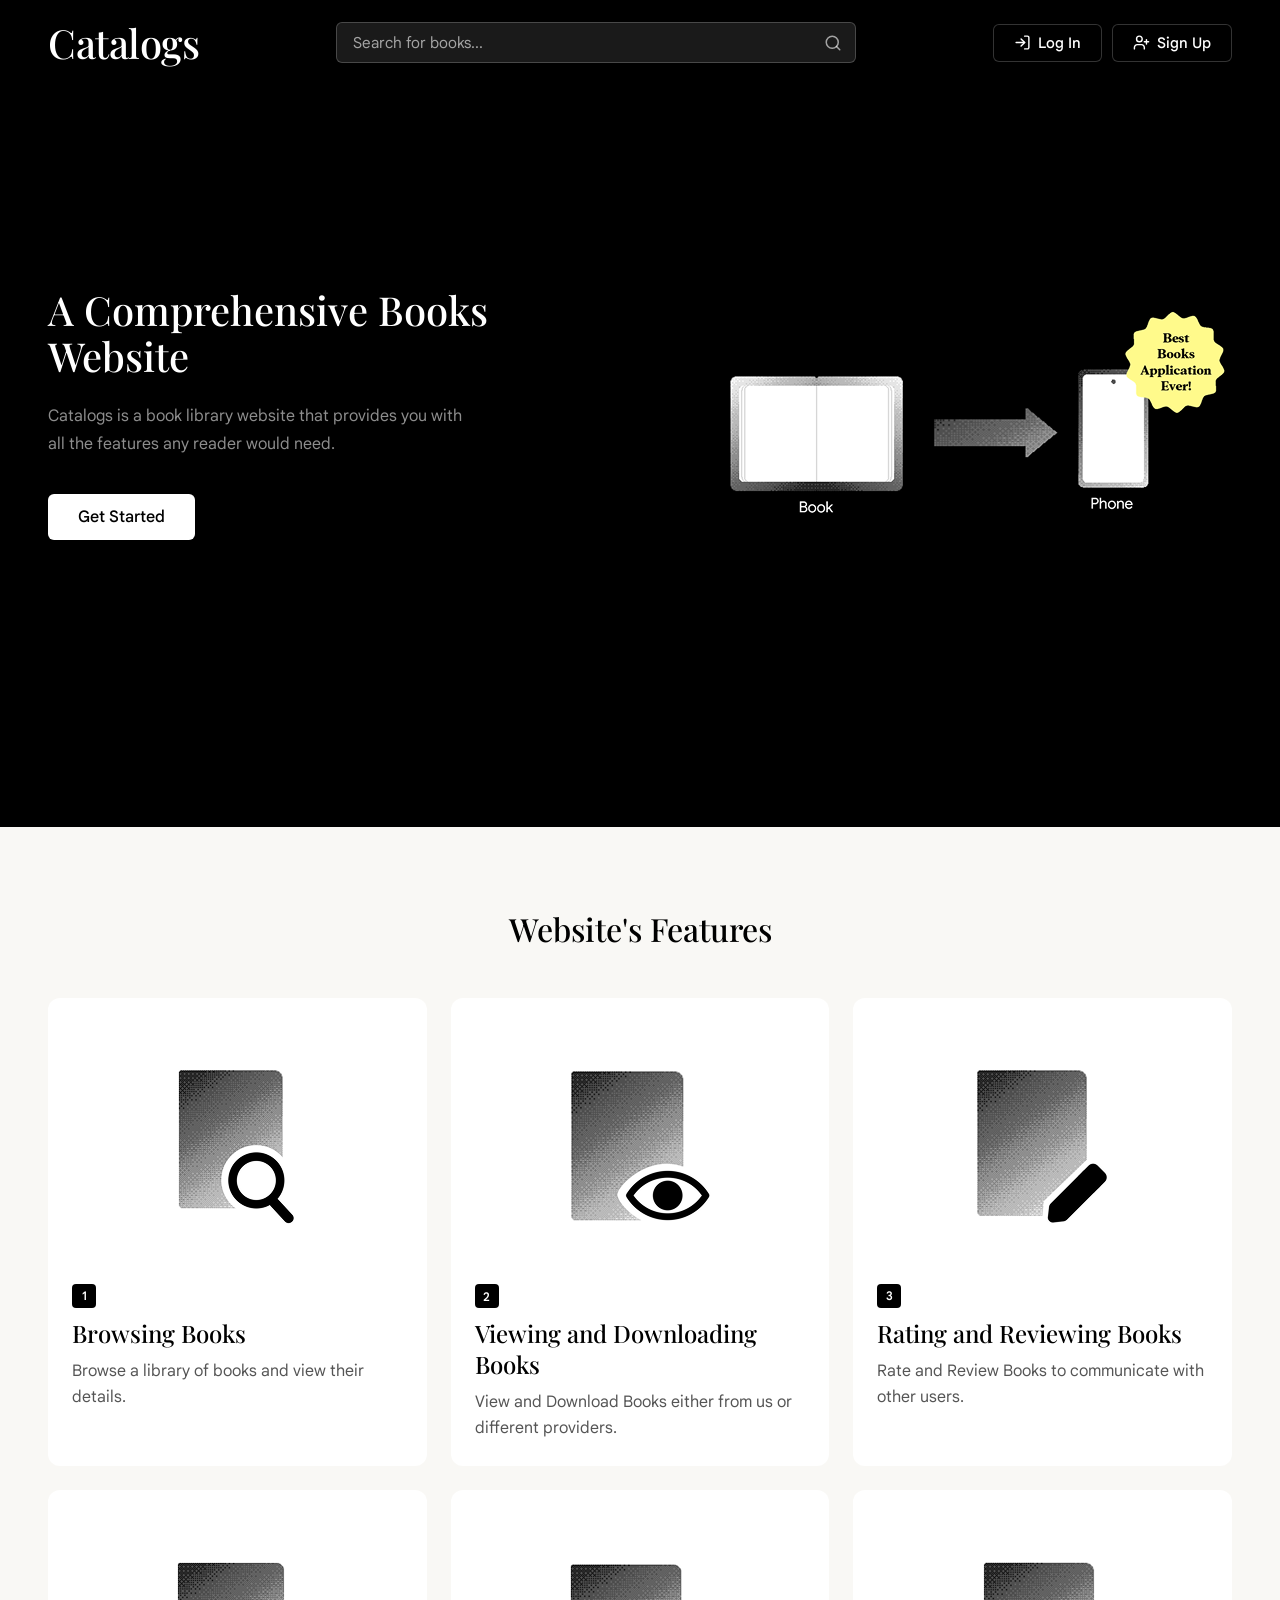
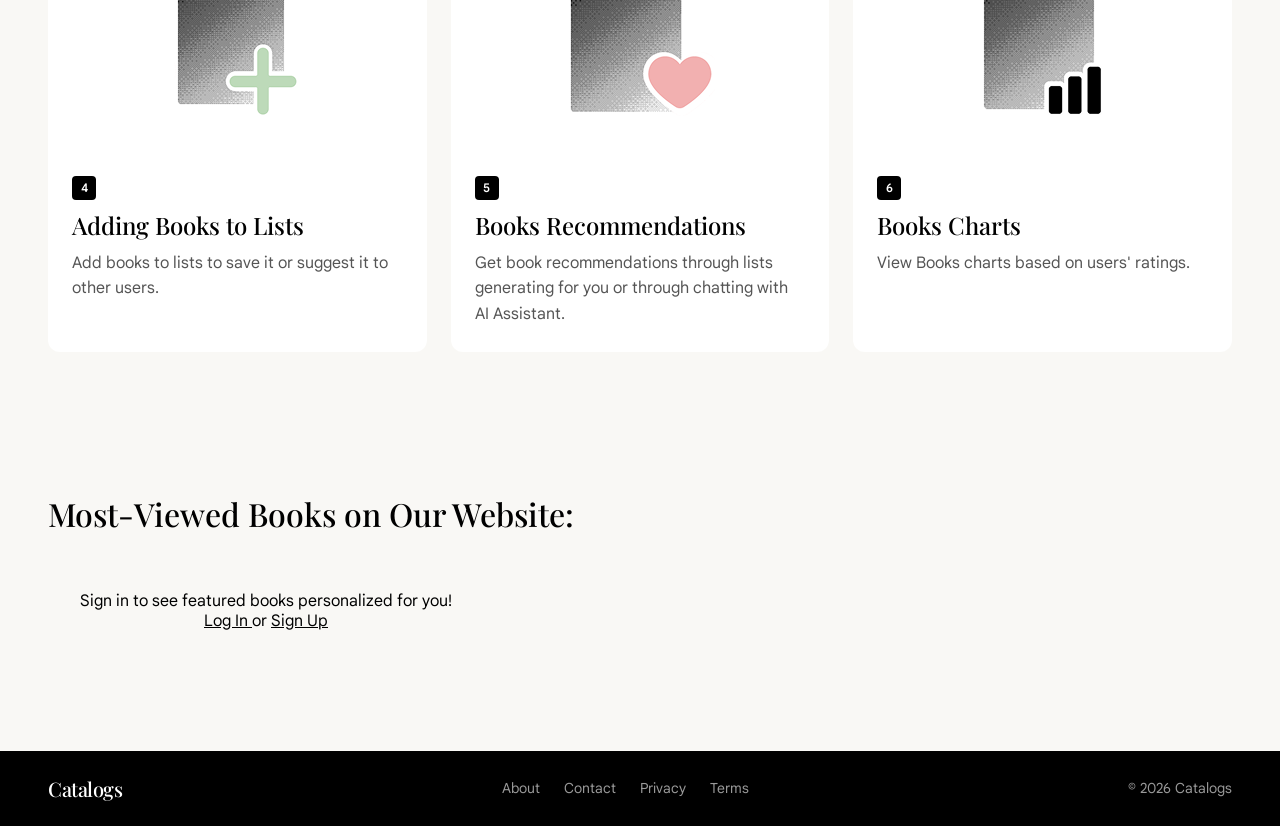
<file: Front-end/HTML/index.html>
<!DOCTYPE html>
<html lang="en">

<head>
  <meta charset="UTF-8" />
  <meta name="viewport" content="width=device-width, initial-scale=1.0" />
  <title>Catalogs</title>
  <link rel="stylesheet" href="../CSS/Shared CSS/shared1.css">
  <link rel="stylesheet" href="../CSS/index.css">
  <link rel="stylesheet" href="../CSS/search.css">
  <script src="../JavaScript/config.js"></script>
  <script src="../JavaScript/auth-guard.js"></script>
  <script src="../JavaScript/search.js" defer></script>
  <script src="../JavaScript/animations.js" defer></script>
  <script src="../JavaScript/books.js" defer></script>
</head>

<body>
  <!-- NAVBAR -->
  <nav class="nav-bar">
    <div class="nav-logo">
      <a href="./index.html">Catalogs</a>
    </div>

    <div class="nav-search">
      <input type="text" autocomplete="off" placeholder="Search for books..." id="navSearchInput" />
      <span class="search-icon">
        <img src="../assets/Images/Landing Page/Search.svg" alt="search icon">
      </span>
    </div>

    <div class="nav-actions">
      <a href="./login.html" class="btn-login">
        <img src="../assets/Images/Landing Page/LogIn.svg" alt="login icon">
        <span>Log In</span>
      </a>
      <a href="./signup.html" class="btn-signup">
        <img src="../assets/Images/Landing Page/UserPlus.svg" alt="sign up icon">
        <span>Sign Up</span>
      </a>
    </div>

    <button class="hamburger" id="hamburgerBtn" aria-label="Open menu" aria-expanded="false">
      <span></span>
      <span></span>
      <span></span>
    </button>
  </nav>

  <!-- Mobile Menu Overlay -->
  <div class="mobile-menu" id="mobileMenu" aria-hidden="true">
    <a href="./login.html" class="mobile-btn-login">
      <img src="../assets/Images/Landing Page/LogIn.svg" alt="login icon">
      Log In
    </a>
    <a href="./signup.html" class="mobile-btn-signup">
      <img src="../assets/Images/Landing Page/UserPlus.svg" alt="sign up icon">
      Sign Up
    </a>
    <div class="mobile-search">
      <input type="text" autocomplete="off" placeholder="Search for books..." id="mobileSearchInput" />
      <span class="search-icon">
        <img src="../assets/Images/Landing Page/Search.svg" alt="search icon">
      </span>
    </div>
  </div>

  <!-- HERO SECTION -->
  <section class="hero">
    <div class="hero-text">
      <h1>A Comprehensive Books Website</h1>
      <p>Catalogs is a book library website that provides you with all the features any reader would need.</p>
      <a href="./signup.html" class="btn-get-started">Get Started</a>
    </div>
    <div class="hero-visual">
      <img src="../assets/Images/Landing Page/Hero-visual.png" alt="Book to Phone illustration" />
    </div>
  </section>

  <!-- FEATURES SECTION -->
  <section class="features">
    <h2 class="features-title">Website's Features</h2>
    <div class="features-grid">

      <div class="feature-card">
        <div class="feature-img-wrap">
          <img src="../assets/Images/Landing Page/Feature-browse.png" alt="Browsing Books" />
        </div>
        <span class="feature-number">1</span>
        <h3>Browsing Books</h3>
        <p>Browse a library of books and view their details.</p>
      </div>

      <div class="feature-card">
        <div class="feature-img-wrap">
          <img src="../assets/Images/Landing Page/Feature-download.png" alt="Viewing and Downloading Books" />
        </div>
        <span class="feature-number">2</span>
        <h3>Viewing and Downloading Books</h3>
        <p>View and Download Books either from us or different providers.</p>
      </div>

      <div class="feature-card">
        <div class="feature-img-wrap">
          <img src="../assets/Images/Landing Page/Feature-review.png" alt="Rating and Reviewing Books" />
        </div>
        <span class="feature-number">3</span>
        <h3>Rating and Reviewing Books</h3>
        <p>Rate and Review Books to communicate with other users.</p>
      </div>

      <div class="feature-card">
        <div class="feature-img-wrap">
          <img src="../assets/Images/Landing Page/Feature-list.png" alt="Adding Books to Lists" />
        </div>
        <span class="feature-number">4</span>
        <h3>Adding Books to Lists</h3>
        <p>Add books to lists to save it or suggest it to other users.</p>
      </div>

      <div class="feature-card">
        <div class="feature-img-wrap">
          <img src="../assets/Images/Landing Page/Feature-recommend.png" alt="Books Recommendations" />
        </div>
        <span class="feature-number">5</span>
        <h3>Books Recommendations</h3>
        <p>Get book recommendations through lists generating for you or through chatting with AI Assistant.</p>
      </div>

      <div class="feature-card">
        <div class="feature-img-wrap">
          <img src="../assets/Images/Landing Page/Feature-charts.png" alt="Books Charts" />
        </div>
        <span class="feature-number">6</span>
        <h3>Books Charts</h3>
        <p>View Books charts based on users' ratings.</p>
      </div>

    </div>
  </section>

  <!-- BEST SELLERS SECTION -->
  <section class="bestsellers">
    <div class="book-section">
      <h2 class="section-title">Most-Viewed Books on Our Website:</h2>
      <div class="scroll-wrapper">
        <div class="books-row" id="row-recent">
        </div>
      </div>
    </div>
  </section>

  <!-- FOOTER -->
  <footer>
    <div class="footer-logo">
      <a href="./index.html">Catalogs</a>
    </div>
    <nav class="footer-links">
      <a href="#">About</a>
      <a href="#">Contact</a>
      <a href="#">Privacy</a>
      <a href="#">Terms</a>
    </nav>
    <span class="footer-copy">&copy; 2026 Catalogs</span>
  </footer>

  <!-- SEARCH OVERLAY -->
  <div class="search-overlay" id="searchOverlay">
    <div class="search-overlay-inner">
      <div class="search-overlay-bar">
        <svg xmlns="http://www.w3.org/2000/svg" width="18" height="18" viewBox="0 0 24 24" fill="none"
          stroke="currentColor" stroke-width="2">
          <circle cx="11" cy="11" r="8" />
          <path d="m21 21-4.35-4.35" />
        </svg>
        <input type="text" class="search-overlay-input" id="searchOverlayInput" placeholder="Search for books..."
          autocomplete="off">
        <button class="search-overlay-close" id="searchOverlayClose">&times;</button>
      </div>
      <p class="search-overlay-info" id="searchOverlayInfo"></p>
      <div class="search-overlay-list" id="searchOverlayList"></div>
    </div>
  </div>

</body>

</html>
</file>
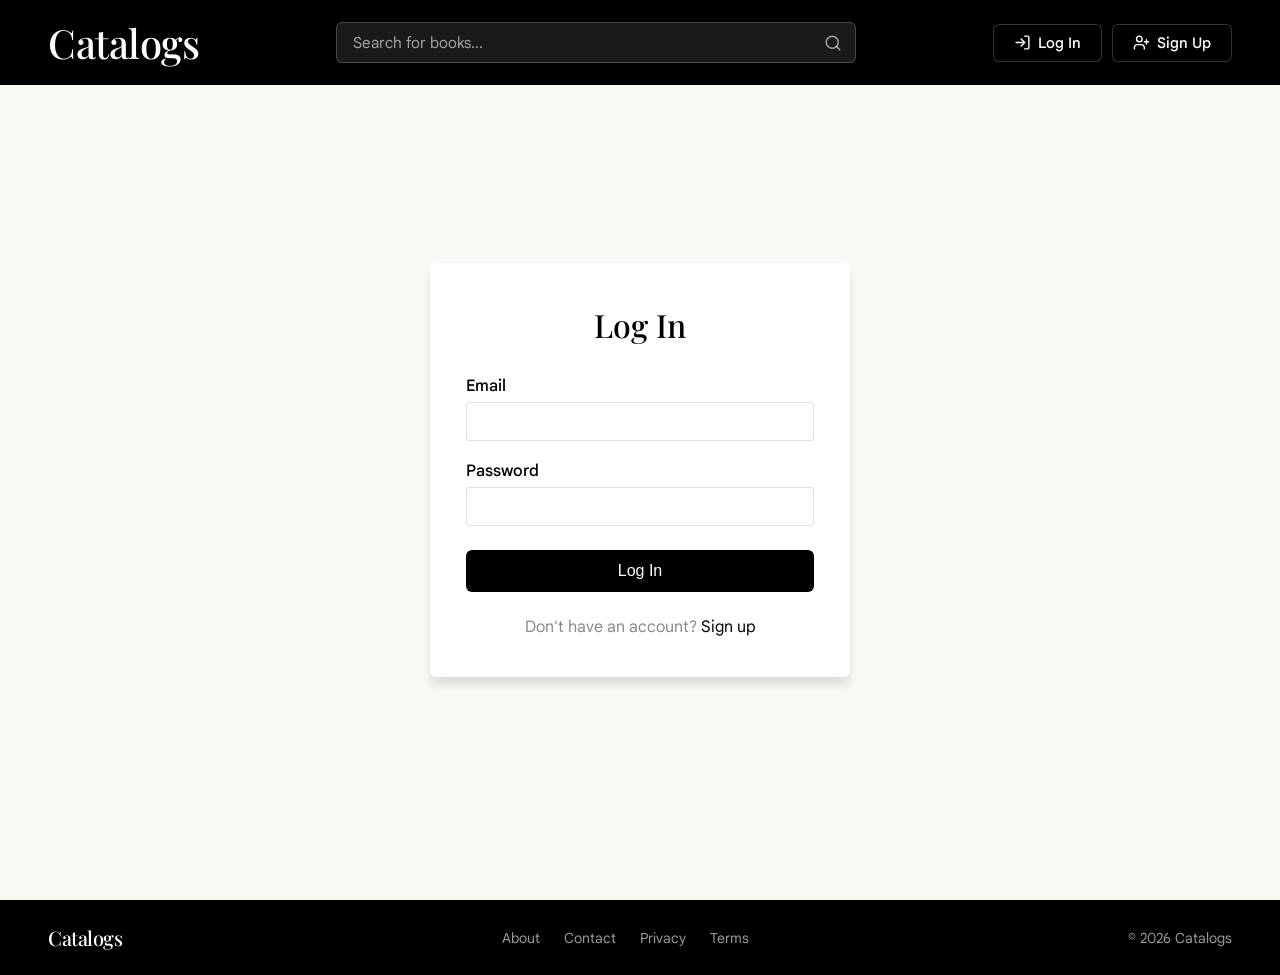
<file: Front-end/HTML/adminaccount.html>
<!DOCTYPE html>
<html lang="en">

<head>
    <meta charset="UTF-8">
    <meta name="viewport" content="width=device-width, initial-scale=1.0">
    <title>Account Settings - Catalogs</title>
    <link rel="stylesheet" href="../CSS/Shared CSS/shared2.css">
    <link rel="stylesheet" href="../CSS/account.css">
    <link rel="stylesheet" href="../CSS/search.css">
    <script src="../JavaScript/config.js"></script>
    <script src="../JavaScript/auth-guard.js"></script>
    <script src="../JavaScript/search.js" defer></script>
    <script src="../JavaScript/animations.js" defer></script>
    <script src="../JavaScript/account.js" defer></script>
</head>

<body>

    <!-- NAVBAR -->
    <nav class="nav-bar">
        <div class="nav-logo">
            <a href="homepage.html">Catalogs</a>
        </div>

        <div class="nav-search">
            <input type="text" autocomplete="off" placeholder="Search for books..." id="navSearchInput" />
            <span class="search-icon">
                <img src="../assets/Images/Landing Page/Search.svg" alt="search icon">
            </span>
        </div>

        <div class="nav-actions">
            <a href="./charts.html" class="btn-charts">
                <img src="../assets/Images/Home Page/BarChart3.svg" alt="charts icon">
                <span>Charts</span>
            </a>
            <a href="./aichat.html" class="btn-ai">
                <img src="../assets/Images/Home Page/Sparkles.svg" alt="sparkles icon">
                <span>AI</span>
            </a>
            <a href="./useraccount.html" class="btn-account">
                <img src="../assets/Images/Home Page/User.svg" alt="user icon">
                <span>Account</span>
            </a>
        </div>

        <button class="hamburger" id="hamburgerBtn" aria-label="Open menu" aria-expanded="false">
            <span></span>
            <span></span>
            <span></span>
        </button>
    </nav>

    <!-- Mobile Menu Overlay -->
    <div class="mobile-menu" id="mobileMenu" aria-hidden="true">
        <a href="./charts.html" class="mobile-btn-charts">
            <img src="../assets/Images/Home Page/BarChart3.svg" alt="charts icon">
            Charts
        </a>
        <a href="./aichat.html" class="mobile-btn-ai">
            <img src="../assets/Images/Home Page/Sparkles.svg" alt="sparkles icon">
            AI
        </a>
        <a href="./useraccount.html" class="mobile-btn-account">
            <img src="../assets/Images/Home Page/User.svg" alt="user icon">
            Account
        </a>
        <div class="mobile-search">
            <input type="text" autocomplete="off" placeholder="Search for books..." id="mobileSearchInput" />
            <span class="search-icon">
                <img src="../assets/Images/Landing Page/Search.svg" alt="search icon">
            </span>
        </div>
    </div>

    <main class="account-main">

        <h1 class="page-title">Account Settings</h1>

        <!-- INFORMATION -->
        <div class="account-card">
            <h2 class="card-title">Information</h2>
            <div class="form-group">
                <label class="form-label">Name:</label>
                <input type="text" class="form-input" id="userName" placeholder="">
            </div>
            <button class="btn-update" id="updateInfo">Update</button>
        </div>

        <!-- PASSWORD -->
        <div class="account-card">
            <h2 class="card-title">Password</h2>
            <div class="form-group">
                <label class="form-label">Current Password</label>
                <input type="password" class="form-input" id="currentPassword">
            </div>
            <div class="form-group">
                <label class="form-label">New Password</label>
                <input type="password" class="form-input" id="newPassword">
            </div>
            <div class="form-group">
                <label class="form-label">Confirm New Password</label>
                <input type="password" class="form-input" id="confirmPassword">
            </div>
            <button class="btn-update" id="updatePassword">Update</button>
        </div>

        <!-- MANAGEMENT (admin only) -->
        <div class="account-card">
            <h2 class="card-title">Management</h2>
            <button class="btn-add-book" id="addBookBtn">Add Book</button>
        </div>

    </main>

    <!-- ADD BOOK PANEL (slides in) -->
    <div class="panel-overlay" id="panelOverlay" style="display:none;"></div>
    <div class="add-book-panel" id="addBookPanel">
        <main class="add-book-main">

            <h1 class="page-title">Add Book</h1>

            <div class="add-book-card">

                <!-- ROW: Title + Author -->
                <div class="field-row">
                    <div class="form-group">
                        <label class="form-label">Title <span class="required">*</span></label>
                        <input type="text" class="form-input" id="bookTitle">
                    </div>
                    <div class="form-group">
                        <label class="form-label">Author <span class="required">*</span></label>
                        <input type="text" class="form-input" id="bookAuthor">
                    </div>
                </div>

                <!-- Description -->
                <div class="form-group full-width">
                    <label class="form-label">Description <span class="required">*</span></label>
                    <textarea class="form-input form-textarea" id="bookDescription"></textarea>
                </div>

                <!-- ROW: Published Year + Publisher -->
                <div class="field-row">
                    <div class="form-group">
                        <label class="form-label">Published Year <span class="required">*</span></label>
                        <input type="text" class="form-input" id="bookYear">
                    </div>
                    <div class="form-group">
                        <label class="form-label">Publisher <span class="required">*</span></label>
                        <input type="text" class="form-input" id="bookPublisher">
                    </div>
                </div>

                <!-- ROW: Pages + Language -->
                <div class="field-row">
                    <div class="form-group">
                        <label class="form-label">Pages <span class="required">*</span></label>
                        <input type="number" class="form-input" id="bookPages">
                    </div>
                    <div class="form-group">
                        <label class="form-label">Language <span class="required">*</span></label>
                        <input type="text" class="form-input" id="bookLanguage">
                    </div>
                </div>

                <!-- ROW: ISBN + Genre -->
                <div class="field-row">
                    <div class="form-group">
                        <label class="form-label">ISBN <span class="required">*</span></label>
                        <input type="text" class="form-input" id="bookISBN">
                    </div>
                    <div class="form-group">
                        <label class="form-label">Genre <span class="required">*</span></label>
                        <input type="text" class="form-input" id="bookGenre">
                    </div>
                </div>

                <!-- Book Cover Upload -->
                <div class="form-group full-width">
                    <label class="form-label">Book Cover</label>
                    <div class="cover-upload" id="coverUpload">
                        <input type="file" id="coverInput" accept="image/*" style="display:none;">
                        <span class="cover-upload-text" id="coverUploadText">Upload Cover Image</span>
                        <img id="coverPreview" class="cover-preview" src="" alt="" style="display:none;">
                    </div>
                </div>

                <!-- Action Buttons -->
                <div class="add-book-actions">
                    <button class="btn-add-book-submit" id="submitBook">Add Book</button>
                    <button class="btn-cancel-book" id="cancelBook">Cancel</button>
                </div>

            </div>
        </main>
    </div>

    <!-- FOOTER -->
    <footer>
        <div class="footer-logo">
            <a href="homepage.html">Catalogs</a>
        </div>
        <nav class="footer-links">
            <a>About</a>
            <a>Contact</a>
            <a>Privacy</a>
            <a>Terms</a>
        </nav>
        <span class="footer-copy">&copy; 2026 Catalogs</span>
    </footer>

    <!-- SEARCH OVERLAY -->
    <div class="search-overlay" id="searchOverlay">
        <div class="search-overlay-inner">
            <div class="search-overlay-bar">
                <svg xmlns="http://www.w3.org/2000/svg" width="18" height="18" viewBox="0 0 24 24" fill="none"
                    stroke="currentColor" stroke-width="2">
                    <circle cx="11" cy="11" r="8" />
                    <path d="m21 21-4.35-4.35" />
                </svg>
                <input type="text" class="search-overlay-input" id="searchOverlayInput"
                    placeholder="Search for books..." autocomplete="off">
                <button class="search-overlay-close" id="searchOverlayClose">&times;</button>
            </div>
            <p class="search-overlay-info" id="searchOverlayInfo"></p>
            <div class="search-overlay-list" id="searchOverlayList"></div>
        </div>
    </div>
</body>

</html>
</file>
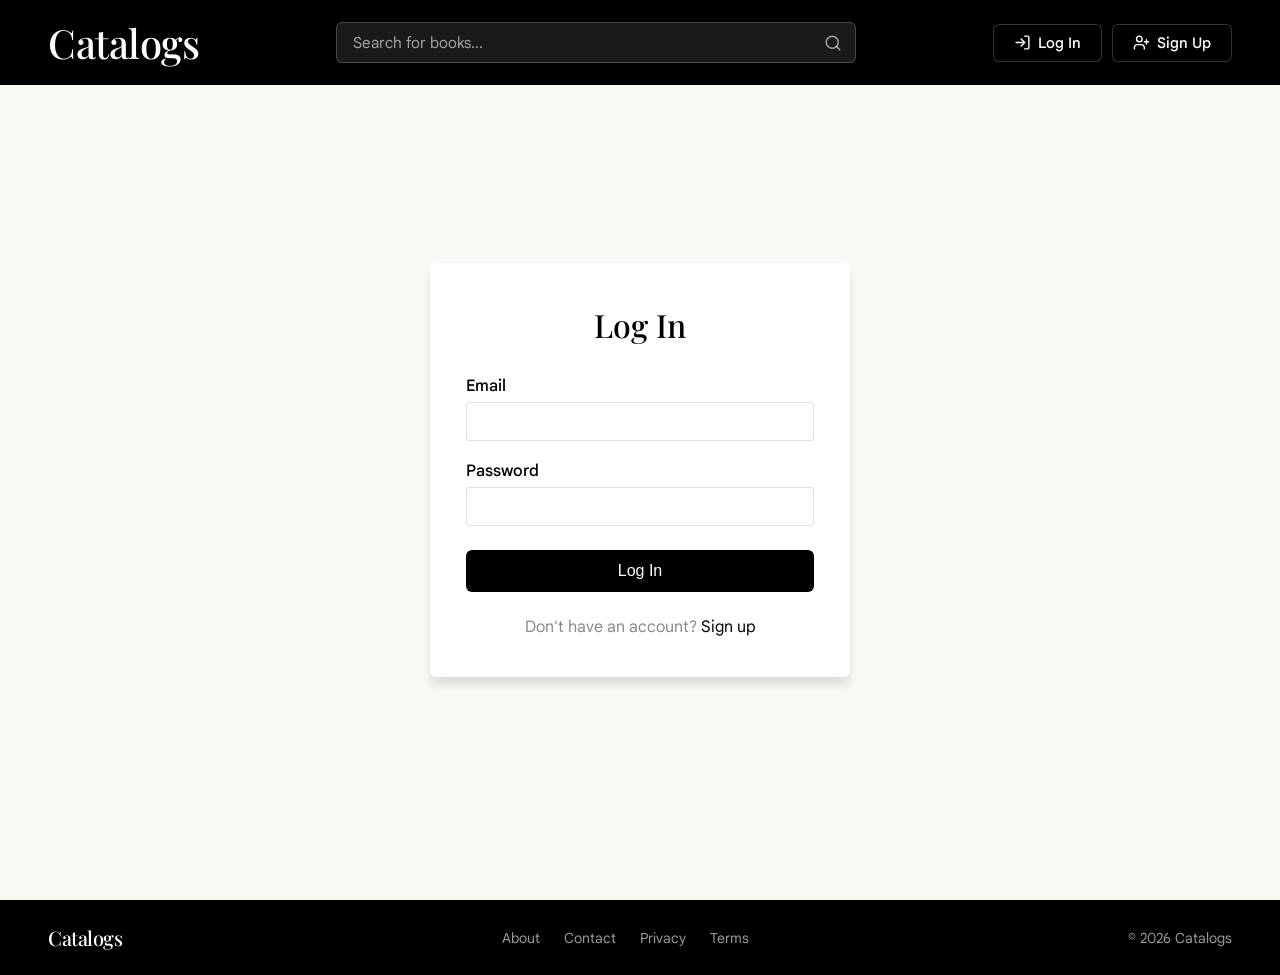
<file: Front-end/HTML/aichat.html>
<!DOCTYPE html>
<html lang="en">

<head>
    <meta charset="UTF-8">
    <meta name="viewport" content="width=device-width, initial-scale=1.0">
    <title>Catalogs - AI</title>
    <link rel="stylesheet" href="../CSS/Shared CSS/shared2.css">
    <link rel="stylesheet" href="../CSS/aichat.css">
    <link rel="stylesheet" href="../CSS/search.css">
    <script src="../JavaScript/config.js"></script>
    <script src="../JavaScript/auth-guard.js"></script>
    <script src="../JavaScript/search.js" defer></script>
    <script src="../JavaScript/animations.js" defer></script>
    <script src="../JavaScript/AI Chat/api.js" defer></script>
    <script src="../JavaScript/AI Chat/chat.js" defer></script>
    <script src="../JavaScript/AI Chat/app.js" defer></script>
</head>

<body>
    <!-- NAVBAR -->
    <nav class="nav-bar">
        <div class="nav-logo">
            <a href="homepage.html">Catalogs</a>
        </div>

        <div class="nav-search">
            <input type="text" autocomplete="off" placeholder="Search for books..." id="navSearchInput" />
            <span class="search-icon">
                <img src="../assets/Images/Landing Page/Search.svg" alt="search icon">
            </span>
        </div>

        <div class="nav-actions">
            <a href="./charts.html" class="btn-charts">
                <img src="../assets/Images/Home Page/BarChart3.svg" alt="charts icon">
                <span>Charts</span>
            </a>
            <a href="./aichat.html" class="btn-ai">
                <img src="../assets/Images/Home Page/Sparkles.svg" alt="sparkles icon">
                <span>AI</span>
            </a>
            <a href="./useraccount.html" class="btn-account">
                <img src="../assets/Images/Home Page/User.svg" alt="user icon">
                <span>Account</span>
            </a>
        </div>

        <button class="hamburger" id="hamburgerBtn" aria-label="Open menu" aria-expanded="false">
            <span></span>
            <span></span>
            <span></span>
        </button>
    </nav>

    <!-- Mobile Menu Overlay -->
    <div class="mobile-menu" id="mobileMenu" aria-hidden="true">
        <a href="./charts.html" class="mobile-btn-charts">
            <img src="../assets/Images/Home Page/BarChart3.svg" alt="charts icon">
            Charts
        </a>
        <a href="./aichat.html" class="mobile-btn-ai">
            <img src="../assets/Images/Home Page/Sparkles.svg" alt="sparkles icon">
            AI
        </a>
        <a href="./useraccount.html" class="mobile-btn-account">
            <img src="../assets/Images/Home Page/User.svg" alt="user icon">
            Account
        </a>
        <div class="mobile-search">
            <input type="text" autocomplete="off" placeholder="Search for books..." id="mobileSearchInput" />
            <span class="search-icon">
                <img src="../assets/Images/Landing Page/Search.svg" alt="search icon">
            </span>
        </div>
    </div>

    <!-- MAIN CONTENT -->
    <main class="page">

        <div class="page__header">
            <h1 class="page__title">AI Book Assistant</h1>
            <a href="homepage.html" class="page__close-btn" aria-label="Close AI assistant">
                <img src="../assets/Images/AI Page/X.svg" alt="">
            </a>
        </div>

        <section class="chat" role="log" aria-label="Chat conversation" aria-live="polite">

            <div class="chat__messages" id="chat-messages">

                <div class="message-wrapper message-wrapper--ai">
                    <div class="message-bubble message-bubble--ai">
                        Hello! I'm your AI book assistant. I can help you find book
                        recommendations, answer questions about books, or discuss
                        literature. What would you like to know?
                    </div>
                </div>

                <!-- Dynamic messages injected here by chat.js -->
            </div>

            <div class="chat__input-bar">
                <textarea id="chat-input" class="chat__input" placeholder="Ask me anything about books..." rows="1"
                    aria-label="Type your message" autocomplete="off" spellcheck="true"></textarea>

                <button id="send-btn" class="chat__send-btn" aria-label="Send message">
                    <img id="send-btn-icon" src="../assets/Images/AI Page/Send.svg" alt="send icon">
                    <span id="send-btn-text">Send</span>
                </button>
            </div>

        </section>
    </main>

    <!-- SEARCH OVERLAY -->
    <div class="search-overlay" id="searchOverlay">
        <div class="search-overlay-inner">
            <div class="search-overlay-bar">
                <svg xmlns="http://www.w3.org/2000/svg" width="18" height="18" viewBox="0 0 24 24" fill="none"
                    stroke="currentColor" stroke-width="2">
                    <circle cx="11" cy="11" r="8" />
                    <path d="m21 21-4.35-4.35" />
                </svg>
                <input type="text" class="search-overlay-input" id="searchOverlayInput"
                    placeholder="Search for books..." autocomplete="off">
                <button class="search-overlay-close" id="searchOverlayClose">&times;</button>
            </div>
            <p class="search-overlay-info" id="searchOverlayInfo"></p>
            <div class="search-overlay-list" id="searchOverlayList"></div>
        </div>
    </div>
</body>

</html>
</file>
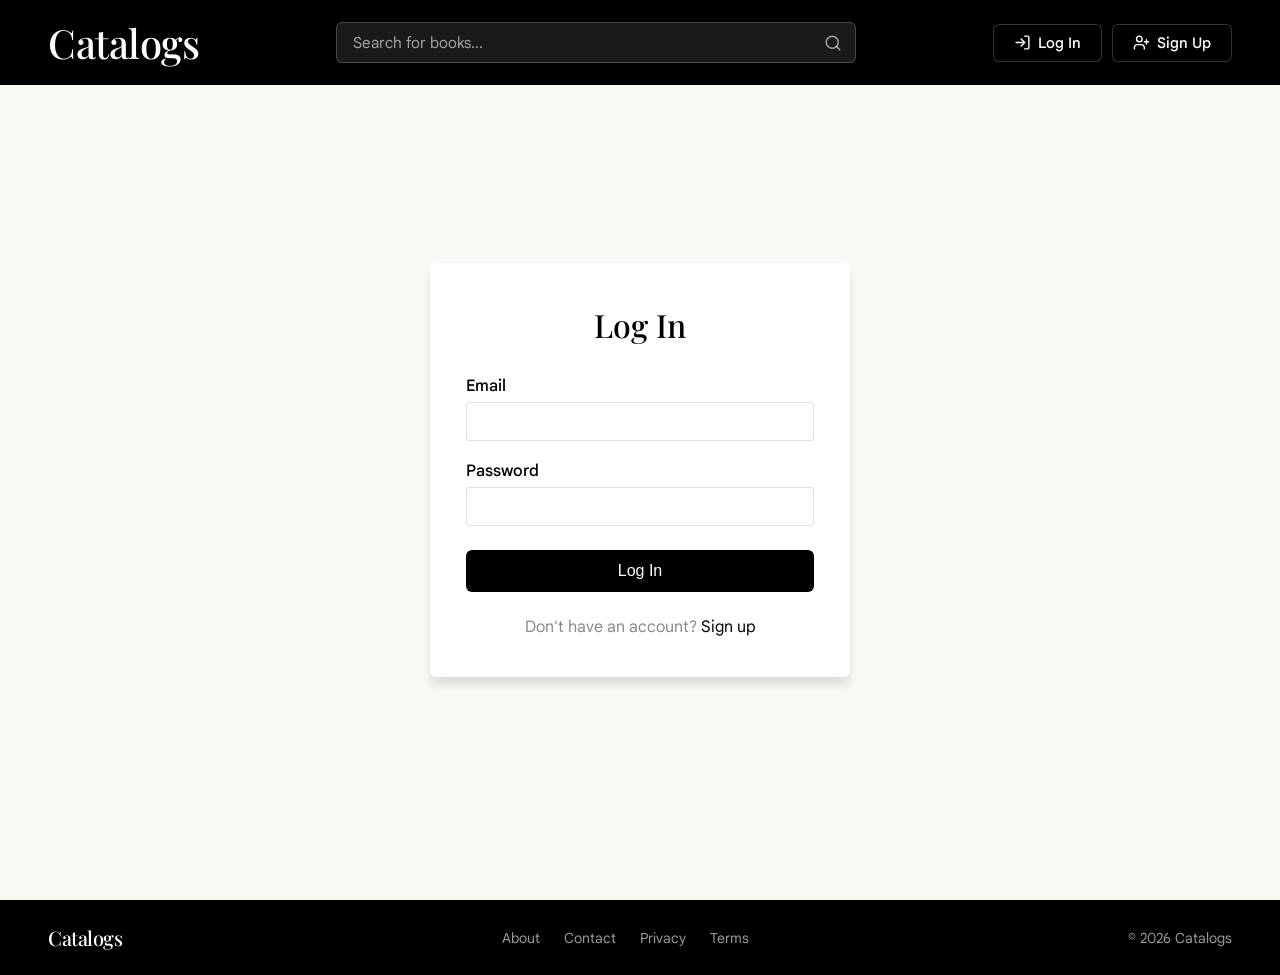
<file: Front-end/HTML/bookpage.html>
<!DOCTYPE html>
<html lang="en">

<head>
    <meta charset="UTF-8">
    <meta name="viewport" content="width=device-width, initial-scale=1.0">
    <title>Book - Catalogs</title>
    <link rel="stylesheet" href="../CSS/Shared CSS/shared2.css">
    <link rel="stylesheet" href="../CSS/bookpage.css">
    <link rel="stylesheet" href="../CSS/search.css">
    <script src="../JavaScript/config.js"></script>
    <script src="../JavaScript/auth-guard.js"></script>
    <script src="../JavaScript/search.js" defer></script>
    <script src="../JavaScript/animations.js" defer></script>
    <script src="../JavaScript/bookpage.js" defer></script>
</head>

<body>

    <!-- NAVBAR -->
    <nav class="nav-bar">
        <div class="nav-logo">
            <a href="homepage.html">Catalogs</a>
        </div>

        <div class="nav-search">
            <input type="text" autocomplete="off" placeholder="Search for books..." id="navSearchInput" />
            <span class="search-icon">
                <img src="../assets/Images/Landing Page/Search.svg" alt="search icon">
            </span>
        </div>

        <div class="nav-actions">
            <a href="./charts.html" class="btn-charts">
                <img src="../assets/Images/Home Page/BarChart3.svg" alt="charts icon">
                <span>Charts</span>
            </a>
            <a href="./aichat.html" class="btn-ai">
                <img src="../assets/Images/Home Page/Sparkles.svg" alt="sparkles icon">
                <span>AI</span>
            </a>
            <a href="./useraccount.html" class="btn-account">
                <img src="../assets/Images/Home Page/User.svg" alt="user icon">
                <span>Account</span>
            </a>
        </div>

        <button class="hamburger" id="hamburgerBtn" aria-label="Open menu" aria-expanded="false">
            <span></span>
            <span></span>
            <span></span>
        </button>
    </nav>

    <!-- Mobile Menu Overlay -->
    <div class="mobile-menu" id="mobileMenu" aria-hidden="true">
        <a href="./charts.html" class="mobile-btn-charts">
            <img src="../assets/Images/Home Page/BarChart3.svg" alt="charts icon">
            Charts
        </a>
        <a href="./aichat.html" class="mobile-btn-ai">
            <img src="../assets/Images/Home Page/Sparkles.svg" alt="sparkles icon">
            AI
        </a>
        <a href="./useraccount.html" class="mobile-btn-account">
            <img src="../assets/Images/Home Page/User.svg" alt="user icon">
            Account
        </a>
        <div class="mobile-search">
            <input type="text" autocomplete="off" placeholder="Search for books..." id="mobileSearchInput" />
            <span class="search-icon">
                <img src="../assets/Images/Landing Page/Search.svg" alt="search icon">
            </span>
        </div>
    </div>

    <!-- MAIN CONTENT -->
    <main class="book-main">

        <!-- TOP ACTION BUTTONS -->
        <div class="action-buttons" id="actionButtons"></div>

        <!-- BOOK COVER -->
        <div class="cover-section">
            <div class="book-cover-display" id="bookCover">
                <span>Book Cover</span>
            </div>
        </div>

        <!-- TITLE / AUTHOR / STAR RATING -->
        <div class="book-header">
            <h1 class="book-title" id="bookTitle">Loading...</h1>
            <p class="book-author" id="bookAuthor"></p>
            <div class="star-rating" id="userStarRating">
                <span class="star" data-value="1">&#9733;</span>
                <span class="star" data-value="2">&#9733;</span>
                <span class="star" data-value="3">&#9733;</span>
                <span class="star" data-value="4">&#9733;</span>
                <span class="star" data-value="5">&#9733;</span>
            </div>
        </div>

        <!-- DESCRIPTION -->
        <section class="book-section">
            <h2 class="section-title">Description</h2>
            <p class="book-description" id="bookDescription"></p>
        </section>

        <!-- READ / DOWNLOAD -->
        <div class="read-download-btns">
            <button class="btn-read" id="readBtn">
                <svg xmlns="http://www.w3.org/2000/svg" width="16" height="16" viewBox="0 0 24 24" fill="none"
                    stroke="currentColor" stroke-width="2">
                    <path d="M2 3h6a4 4 0 0 1 4 4v14a3 3 0 0 0-3-3H2z" />
                    <path d="M22 3h-6a4 4 0 0 0-4 4v14a3 3 0 0 1 3-3h7z" />
                </svg>
                Read
            </button>
            <button class="btn-download" id="downloadBtn">
                <svg xmlns="http://www.w3.org/2000/svg" width="16" height="16" viewBox="0 0 24 24" fill="none"
                    stroke="currentColor" stroke-width="2">
                    <path d="M21 15v4a2 2 0 0 1-2 2H5a2 2 0 0 1-2-2v-4" />
                    <polyline points="7 10 12 15 17 10" />
                    <line x1="12" y1="15" x2="12" y2="3" />
                </svg>
                Download
            </button>
        </div>

        <!-- VOLUMES — series only, hidden by default -->
        <section class="book-section" id="volumesSection" style="display:none;">
            <div class="volumes-header" id="volumesHeader">
                <span id="volumesLabel">Volumes (0)</span>
                <button class="volumes-toggle" id="volumesToggle" aria-label="Toggle volumes">
                    <svg xmlns="http://www.w3.org/2000/svg" width="16" height="16" viewBox="0 0 24 24" fill="none"
                        stroke="currentColor" stroke-width="2">
                        <polyline points="18 15 12 9 6 15" />
                    </svg>
                </button>
            </div>
            <div class="volumes-list" id="volumesList"></div>
        </section>

        <!-- BOOK / SERIES INFORMATION -->
        <section class="book-section">
            <h2 class="section-title" id="infoTitle">Book Information</h2>
            <div class="info-table" id="infoTable"></div>
        </section>

        <!-- RATINGS -->
        <section class="book-section">
            <h2 class="section-title">Ratings</h2>
            <div class="ratings-box">
                <p class="ratings-label">Website's Users Rating:</p>
                <div class="ratings-row">
                    <div class="stars-display" id="avgStars"></div>
                    <span class="ratings-count" id="ratingsCount"></span>
                </div>
            </div>
        </section>

        <!-- REVIEWS -->
        <section class="book-section">
            <h2 class="section-title">Reviews</h2>
            <div class="reviews-list" id="reviewsList"></div>
        </section>

        <!-- WRITE A REVIEW -->
        <section class="book-section write-review-section">
            <h2 class="section-title">Write a Review</h2>
            <div class="review-form">
                <textarea id="reviewText" class="review-textarea"
                    placeholder="Share your thoughts about this book..."></textarea>
                <div class="review-star-row">
                    <span class="star review-star" data-value="1">&#9733;</span>
                    <span class="star review-star" data-value="2">&#9733;</span>
                    <span class="star review-star" data-value="3">&#9733;</span>
                    <span class="star review-star" data-value="4">&#9733;</span>
                    <span class="star review-star" data-value="5">&#9733;</span>
                </div>
                <button class="btn-submit-review" id="submitReview">Submit Review</button>
            </div>
        </section>

    </main>

    <!-- EDIT MODAL (admin only) -->
    <div class="modal-overlay" id="editModal" style="display:none;">
        <div class="modal">
            <div class="modal-header">
                <h3>Edit Book</h3>
                <button class="modal-close" id="closeEditModal">&times;</button>
            </div>
            <div class="modal-body" id="editModalBody"></div>
            <div class="modal-footer">
                <button class="btn-modal-cancel" id="cancelEdit">Cancel</button>
                <button class="btn-modal-save" id="saveEdit">Save Changes</button>
            </div>
        </div>
    </div>

    <!-- DELETE CONFIRM MODAL -->
    <div class="modal-overlay" id="deleteModal" style="display:none;">
        <div class="modal modal-sm">
            <div class="modal-header">
                <h3>Confirm Delete</h3>
                <button class="modal-close" id="closeDeleteModal">&times;</button>
            </div>
            <div class="modal-body">
                <p id="deleteModalText"></p>
            </div>
            <div class="modal-footer">
                <button class="btn-modal-cancel" id="cancelDelete">Cancel</button>
                <button class="btn-modal-delete" id="confirmDelete">Delete</button>
            </div>
        </div>
    </div>

    <!-- FOOTER -->
    <footer>
        <div class="footer-logo">
            <a href="homepage.html">Catalogs</a>
        </div>
        <nav class="footer-links">
            <a href="#">About</a>
            <a href="#">Contact</a>
            <a href="#">Privacy</a>
            <a href="#">Terms</a>
        </nav>
        <span class="footer-copy">&copy; 2026 Catalogs</span>
    </footer>

    <!-- SEARCH OVERLAY -->
    <div class="search-overlay" id="searchOverlay">
        <div class="search-overlay-inner">
            <div class="search-overlay-bar">
                <svg xmlns="http://www.w3.org/2000/svg" width="18" height="18" viewBox="0 0 24 24" fill="none"
                    stroke="currentColor" stroke-width="2">
                    <circle cx="11" cy="11" r="8" />
                    <path d="m21 21-4.35-4.35" />
                </svg>
                <input type="text" class="search-overlay-input" id="searchOverlayInput"
                    placeholder="Search for books..." autocomplete="off">
                <button class="search-overlay-close" id="searchOverlayClose">&times;</button>
            </div>
            <p class="search-overlay-info" id="searchOverlayInfo"></p>
            <div class="search-overlay-list" id="searchOverlayList"></div>
        </div>
    </div>
</body>

</html>
</file>
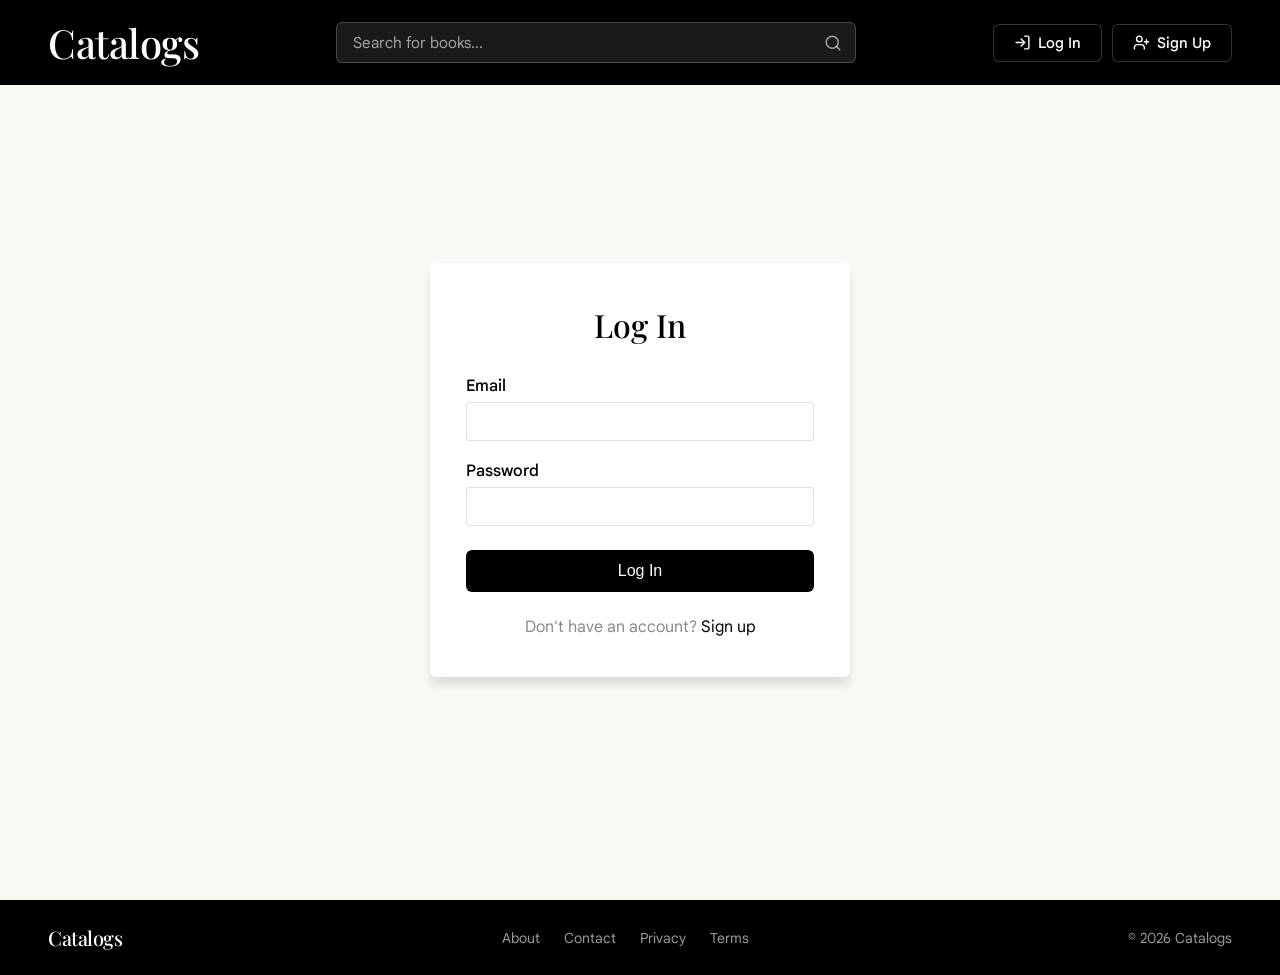
<file: Front-end/HTML/charts.html>
<!DOCTYPE html>
<html lang="en">

<head>
    <meta charset="UTF-8">
    <meta name="viewport" content="width=device-width, initial-scale=1.0">
    <title>Catalogs - Charts</title>
    <link rel="stylesheet" href="../CSS/Shared CSS/shared2.css">
    <link rel="stylesheet" href="../CSS/charts.css">
    <link rel="stylesheet" href="../CSS/search.css">
    <script src="../JavaScript/config.js"></script>
    <script src="../JavaScript/auth-guard.js"></script>
    <script src="../JavaScript/search.js" defer></script>
    <script src="../JavaScript/animations.js" defer></script>
    <script src="../JavaScript/charts.js" defer></script>
</head>

<body>
    <!-- NAVBAR -->
    <nav class="nav-bar">
        <div class="nav-logo">
            <a href="homepage.html">Catalogs</a>
        </div>

        <div class="nav-search">
            <input type="text" autocomplete="off" placeholder="Search for books..." id="navSearchInput" />
            <span class="search-icon">
                <img src="../assets/Images/Landing Page/Search.svg" alt="search icon">
            </span>
        </div>

        <div class="nav-actions">
            <a href="./charts.html" class="btn-charts">
                <img src="../assets/Images/Home Page/BarChart3.svg" alt="charts icon">
                <span>Charts</span>
            </a>
            <a href="./aichat.html" class="btn-ai">
                <img src="../assets/Images/Home Page/Sparkles.svg" alt="sparkles icon">
                <span>AI</span>
            </a>
            <a href="./useraccount.html" class="btn-account">
                <img src="../assets/Images/Home Page/User.svg" alt="user icon">
                <span>Account</span>
            </a>
        </div>

        <button class="hamburger" id="hamburgerBtn" aria-label="Open menu" aria-expanded="false">
            <span></span>
            <span></span>
            <span></span>
        </button>
    </nav>

    <!-- Mobile Menu Overlay -->
    <div class="mobile-menu" id="mobileMenu" aria-hidden="true">
        <a href="./charts.html" class="mobile-btn-charts">
            <img src="../assets/Images/Home Page/BarChart3.svg" alt="charts icon">
            Charts
        </a>
        <a href="./aichat.html" class="mobile-btn-ai">
            <img src="../assets/Images/Home Page/Sparkles.svg" alt="sparkles icon">
            AI
        </a>
        <a href="./useraccount.html" class="mobile-btn-account">
            <img src="../assets/Images/Home Page/User.svg" alt="user icon">
            Account
        </a>
        <div class="mobile-search">
            <input type="text" autocomplete="off" placeholder="Search for books..." id="mobileSearchInput" />
            <span class="search-icon">
                <img src="../assets/Images/Landing Page/Search.svg" alt="search icon">
            </span>
        </div>
    </div>

    <main class="charts-main">

        <!-- HEADER ROW -->
        <div class="charts-header">
            <h1 class="charts-title">Book Charts</h1>

            <!-- SORT DROPDOWN -->
            <div class="sort-wrapper" id="sortWrapper">
                <button class="sort-btn" id="sortBtn">
                    <span id="sortLabel">Most Read</span>
                </button>
                <div class="sort-dropdown" id="sortDropdown">
                    <div class="sort-option" data-value="most-read">Most Read</div>
                    <div class="sort-option" data-value="top-rated">Top Rated</div>
                </div>
            </div>
        </div>

        <!-- CHARTS LIST -->
        <div class="charts-list" id="chartsList"></div>

    </main>

    <!-- FOOTER -->
    <footer>
        <div class="footer-logo">
            <a href="#">Catalogs</a>
        </div>
        <nav class="footer-links">
            <a href="#">About</a>
            <a href="#">Contact</a>
            <a href="#">Privacy</a>
            <a href="#">Terms</a>
        </nav>
        <span class="footer-copy">&copy; 2026 Catalogs</span>
    </footer>

    <!-- SEARCH OVERLAY -->
    <div class="search-overlay" id="searchOverlay">
        <div class="search-overlay-inner">
            <div class="search-overlay-bar">
                <svg xmlns="http://www.w3.org/2000/svg" width="18" height="18" viewBox="0 0 24 24" fill="none"
                    stroke="currentColor" stroke-width="2">
                    <circle cx="11" cy="11" r="8" />
                    <path d="m21 21-4.35-4.35" />
                </svg>
                <input type="text" class="search-overlay-input" id="searchOverlayInput"
                    placeholder="Search for books..." autocomplete="off">
                <button class="search-overlay-close" id="searchOverlayClose">&times;</button>
            </div>
            <p class="search-overlay-info" id="searchOverlayInfo"></p>
            <div class="search-overlay-list" id="searchOverlayList"></div>
        </div>
    </div>
</body>

</html>
</file>
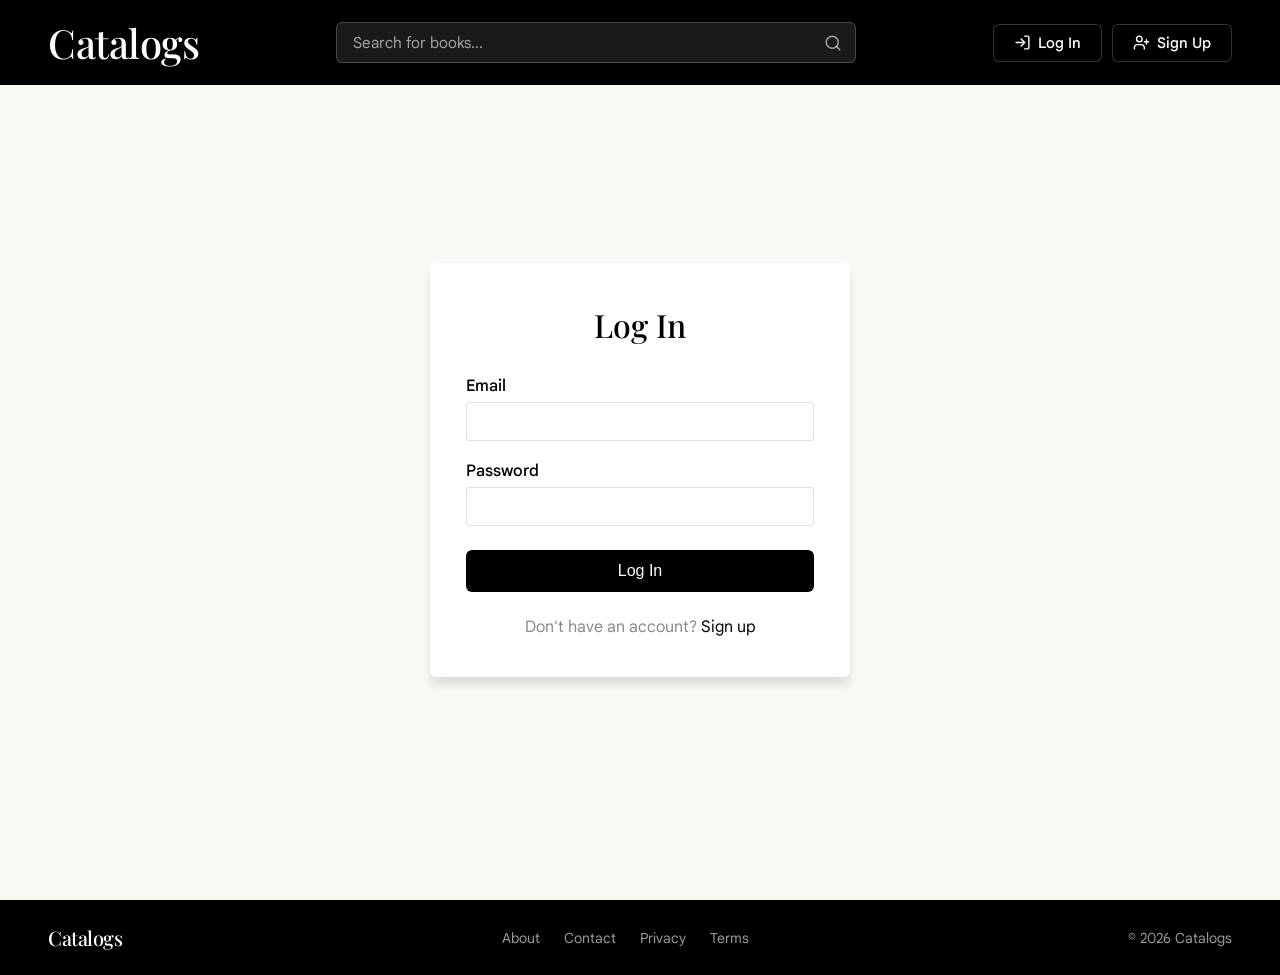
<file: Front-end/HTML/homepage.html>
<!DOCTYPE html>
<html lang="en">

<head>
    <meta charset="UTF-8">
    <meta name="viewport" content="width=device-width, initial-scale=1.0">
    <title>Catalogs - Home Page</title>
    <link rel="stylesheet" href="../CSS/Shared CSS/shared2.css">
    <link rel="stylesheet" href="../CSS/homepage.css">
    <link rel="stylesheet" href="../CSS/search.css">
    <script src="../JavaScript/config.js"></script>
    <script src="../JavaScript/auth-guard.js"></script>
    <script src="../JavaScript/search.js" defer></script>
    <script src="../JavaScript/animations.js" defer></script>
    <script src="../JavaScript/homepage.js" defer></script>
</head>

<body>
    <!-- NAVBAR -->
    <nav class="nav-bar">
        <div class="nav-logo">
            <a href="./homepage.html">Catalogs</a>
        </div>

        <div class="nav-search">
            <input type="text" autocomplete="off" placeholder="Search for books..." id="navSearchInput" />
            <span class="search-icon">
                <img src="../assets/Images/Landing Page/Search.svg" alt="search icon">
            </span>
        </div>

        <div class="nav-actions">
            <a href="./charts.html" class="btn-charts">
                <img src="../assets/Images/Home Page/BarChart3.svg" alt="charts icon">
                <span>Charts</span>
            </a>
            <a href="./aichat.html" class="btn-ai">
                <img src="../assets/Images/Home Page/Sparkles.svg" alt="sparkles icon">
                <span>AI</span>
            </a>
            <a href="./useraccount.html" class="btn-account">
                <img src="../assets/Images/Home Page/User.svg" alt="user icon">
                <span>Account</span>
            </a>
        </div>

        <button class="hamburger" id="hamburgerBtn" aria-label="Open menu" aria-expanded="false">
            <span></span>
            <span></span>
            <span></span>
        </button>
    </nav>

    <!-- Mobile Menu Overlay -->
    <div class="mobile-menu" id="mobileMenu" aria-hidden="true">
        <a href="./charts.html" class="mobile-btn-charts">
            <img src="../assets/Images/Home Page/BarChart3.svg" alt="charts icon">
            Charts
        </a>
        <a href="./aichat.html" class="mobile-btn-ai">
            <img src="../assets/Images/Home Page/Sparkles.svg" alt="sparkles icon">
            AI
        </a>
        <a href="./useraccount.html" class="mobile-btn-account">
            <img src="../assets/Images/Home Page/User.svg" alt="user icon">
            Account
        </a>
        <div class="mobile-search">
            <input type="text" autocomplete="off" placeholder="Search for books..." id="mobileSearchInput" />
            <span class="search-icon">
                <img src="../assets/Images/Landing Page/Search.svg" alt="search icon">
            </span>
        </div>
    </div>

    <!-- MAIN CONTENT -->
    <main class="main-content">

    </main>

    <!-- FOOTER -->
    <footer>
        <div class="footer-logo">
            <a href="#">Catalogs</a>
        </div>
        <nav class="footer-links">
            <a href="#">About</a>
            <a href="#">Contact</a>
            <a href="#">Privacy</a>
            <a href="#">Terms</a>
        </nav>
        <span class="footer-copy">&copy; 2026 Catalogs</span>
    </footer>

    <!-- SEARCH OVERLAY -->
    <div class="search-overlay" id="searchOverlay">
        <div class="search-overlay-inner">
            <div class="search-overlay-bar">
                <svg xmlns="http://www.w3.org/2000/svg" width="18" height="18" viewBox="0 0 24 24" fill="none"
                    stroke="currentColor" stroke-width="2">
                    <circle cx="11" cy="11" r="8" />
                    <path d="m21 21-4.35-4.35" />
                </svg>
                <input type="text" class="search-overlay-input" id="searchOverlayInput"
                    placeholder="Search for books..." autocomplete="off">
                <button class="search-overlay-close" id="searchOverlayClose">&times;</button>
            </div>
            <p class="search-overlay-info" id="searchOverlayInfo"></p>
            <div class="search-overlay-list" id="searchOverlayList"></div>
        </div>
    </div>
</body>

</html>
</file>
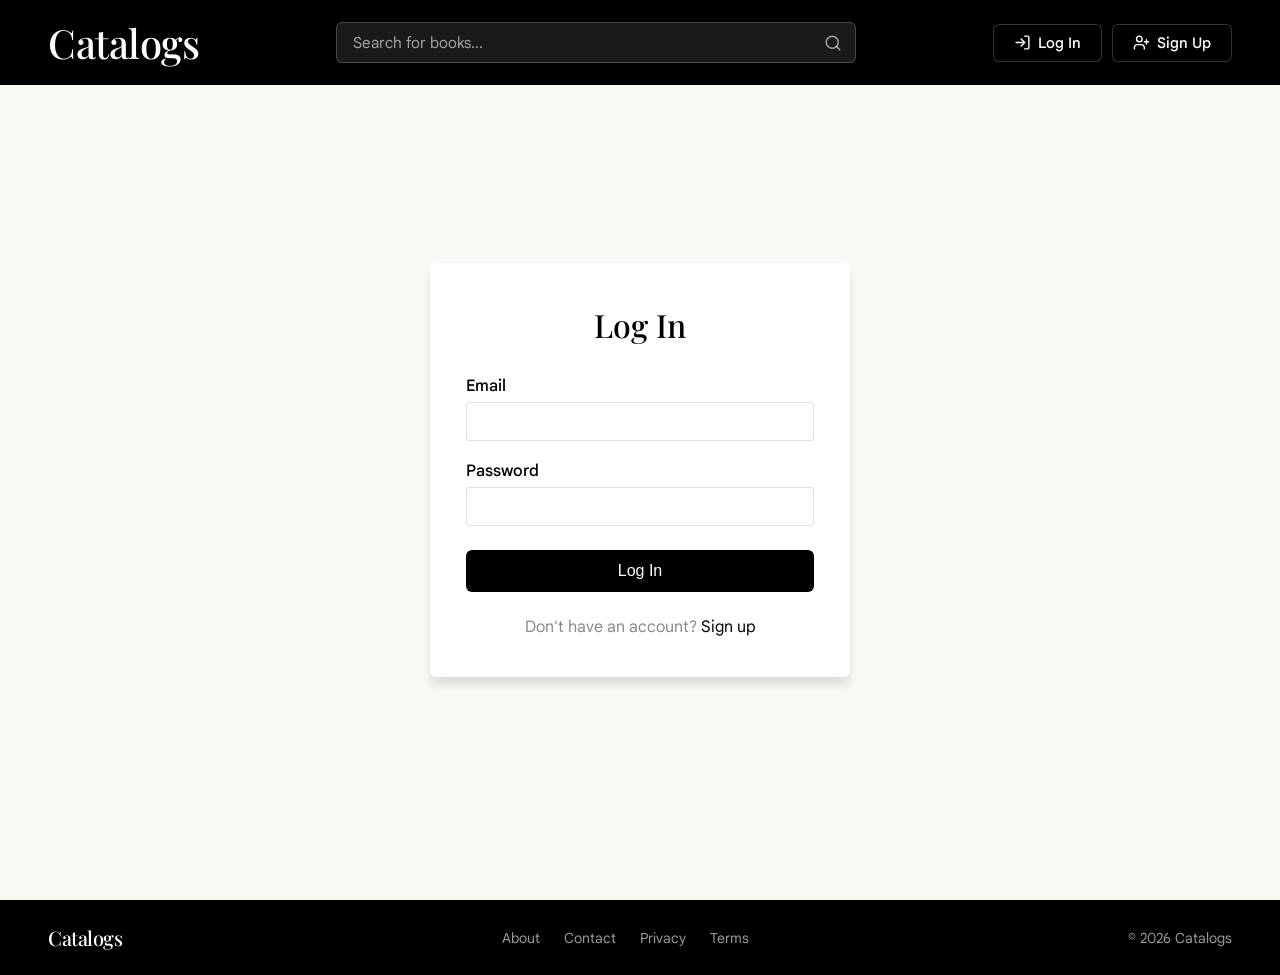
<file: Front-end/HTML/login.html>
<!DOCTYPE html>
<html lang="en">

<head>
    <meta charset="UTF-8">
    <meta name="viewport" content="width=device-width, initial-scale=1.0">
    <title>Catalogs - Log In</title>
    <link rel="stylesheet" href="../CSS/Shared CSS/shared1.css">
    <link rel="stylesheet" href="../CSS/login.css">
    <link rel="stylesheet" href="../CSS/search.css">
    <script src="../JavaScript/config.js"></script>
    <script src="../JavaScript/auth-guard.js"></script>
    <script src="../JavaScript/search.js" defer></script>
    <script src="../JavaScript/animations.js" defer></script>
    <script src="../JavaScript/handleLogIn.js" defer></script>
</head>

<body>
    <!-- NAVBAR -->
    <nav class="nav-bar">
        <div class="nav-logo">
            <a href="./index.html">Catalogs</a>
        </div>

        <div class="nav-search">
            <input type="text" autocomplete="off" placeholder="Search for books..." id="navSearchInput" />
            <span class="search-icon">
                <img src="../assets/Images/Landing Page/Search.svg" alt="search icon">
            </span>
        </div>

        <div class="nav-actions">
            <a href="./login.html" class="btn-login">
                <img src="../assets/Images/Landing Page/LogIn.svg" alt="login icon">
                <span>Log In</span>
            </a>
            <a href="./signup.html" class="btn-signup">
                <img src="../assets/Images/Landing Page/UserPlus.svg" alt="sign up icon">
                <span>Sign Up</span>
            </a>
        </div>

        <button class="hamburger" id="hamburgerBtn" aria-label="Open menu" aria-expanded="false">
            <span></span>
            <span></span>
            <span></span>
        </button>
    </nav>

    <!-- Mobile Menu Overlay -->
    <div class="mobile-menu" id="mobileMenu" aria-hidden="true">
        <a href="./login.html" class="mobile-btn-login">
            <img src="../assets/Images/Landing Page/LogIn.svg" alt="login icon">
            Log In
        </a>
        <a href="./signup.html" class="mobile-btn-signup">
            <img src="../assets/Images/Landing Page/UserPlus.svg" alt="sign up icon">
            Sign Up
        </a>
        <div class="mobile-search">
            <input type="text" autocomplete="off" placeholder="Search for books..." id="mobileSearchInput" />
            <span class="search-icon">
                <img src="../assets/Images/Landing Page/Search.svg" alt="search icon">
            </span>
        </div>
    </div>

    <main class="main-content">
        <div class="signup-card">
            <h2 class="signup-title">Log In</h2>

            <form class="signup-form" action="./homepage.html">
                <div class="form-group">
                    <label for="email">Email</label>
                    <input type="email" id="email" name="email" required autocomplete="on">
                </div>

                <div class="form-group">
                    <label for="password">Password</label>
                    <input type="password" id="password" name="password" required autocomplete="on">
                </div>

                <button type="submit" class="btn-signup-submit">Log In</button>
            </form>

            <p class="login-link">
                Don't have an account? <a href="../HTML/signup.html">Sign up</a>
            </p>
        </div>
    </main>

    <!-- FOOTER -->
    <footer>
        <div class="footer-logo">
            <a href="../HTML/index.html">Catalogs</a>
        </div>
        <nav class="footer-links">
            <a>About</a>
            <a>Contact</a>
            <a>Privacy</a>
            <a>Terms</a>
        </nav>
        <span class="footer-copy">&copy; 2026 Catalogs</span>
    </footer>

    <!-- SEARCH OVERLAY -->
    <div class="search-overlay" id="searchOverlay">
        <div class="search-overlay-inner">
            <div class="search-overlay-bar">
                <svg xmlns="http://www.w3.org/2000/svg" width="18" height="18" viewBox="0 0 24 24" fill="none"
                    stroke="currentColor" stroke-width="2">
                    <circle cx="11" cy="11" r="8" />
                    <path d="m21 21-4.35-4.35" />
                </svg>
                <input type="text" class="search-overlay-input" id="searchOverlayInput"
                    placeholder="Search for books..." autocomplete="off">
                <button class="search-overlay-close" id="searchOverlayClose">&times;</button>
            </div>
            <p class="search-overlay-info" id="searchOverlayInfo"></p>
            <div class="search-overlay-list" id="searchOverlayList"></div>
        </div>
    </div>
</body>

</html>
</file>
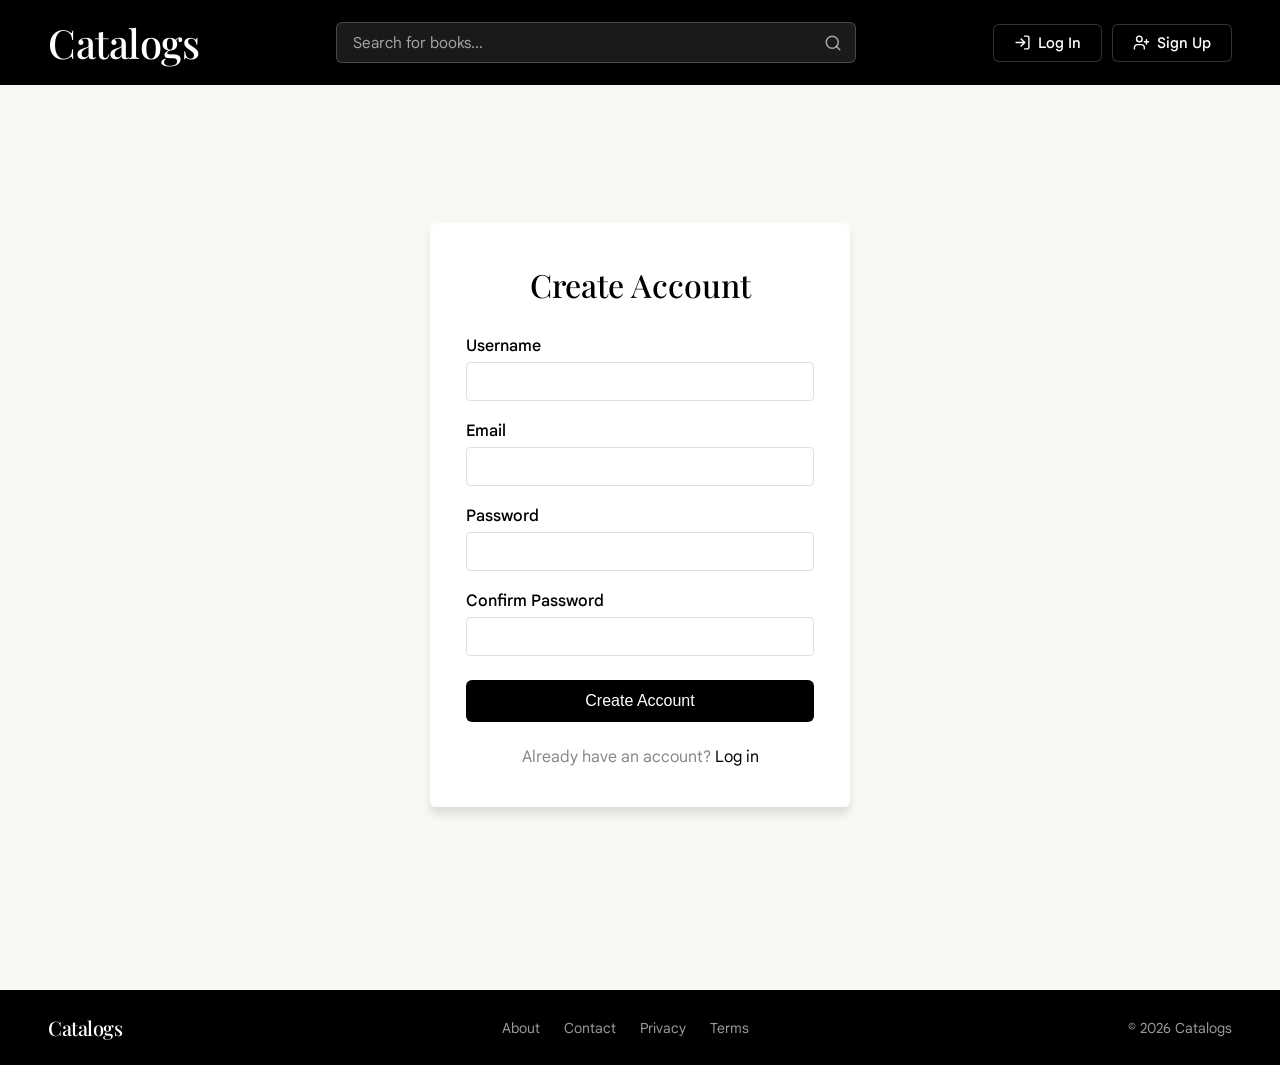
<file: Front-end/HTML/signup.html>
<!DOCTYPE html>
<html lang="en">

<head>
    <meta charset="UTF-8">
    <meta name="viewport" content="width=device-width, initial-scale=1.0">
    <title>Catalogs - Sign Up</title>
    <link rel="stylesheet" href="../CSS/Shared CSS/shared1.css">
    <link rel="stylesheet" href="../CSS/signup.css">
    <link rel="stylesheet" href="../CSS/search.css">
    <script src="../JavaScript/config.js"></script>
    <script src="../JavaScript/auth-guard.js"></script>
    <script src="../JavaScript/search.js" defer></script>
    <script src="../JavaScript/animations.js" defer></script>
    <script src="../JavaScript/signup.js" defer></script>
</head>

<body>
    <!-- NAVBAR -->
    <nav class="nav-bar">
        <div class="nav-logo">
            <a href="../HTML/index.html">Catalogs</a>
        </div>

        <div class="nav-search">
            <input type="text" autocomplete="off" placeholder="Search for books..." id="navSearchInput" />
            <span class="search-icon">
                <img src="../assets/Images/Landing Page/Search.svg" alt="search icon">
            </span>
        </div>

        <div class="nav-actions">
            <a href="./login.html" class="btn-login">
                <img src="../assets/Images/Landing Page/LogIn.svg" alt="login icon">
                <span>Log In</span>
            </a>
            <a href="./signup.html" class="btn-signup">
                <img src="../assets/Images/Landing Page/UserPlus.svg" alt="sign up icon">
                <span>Sign Up</span>
            </a>
        </div>

        <button class="hamburger" id="hamburgerBtn" aria-label="Open menu" aria-expanded="false">
            <span></span>
            <span></span>
            <span></span>
        </button>
    </nav>

    <!-- Mobile Menu Overlay -->
    <div class="mobile-menu" id="mobileMenu" aria-hidden="true">
        <a href="./login.html" class="mobile-btn-login">
            <img src="../assets/Images/Landing Page/LogIn.svg" alt="login icon">
            Log In
        </a>
        <a href="./signup.html" class="mobile-btn-signup">
            <img src="../assets/Images/Landing Page/UserPlus.svg" alt="sign up icon">
            Sign Up
        </a>
        <div class="mobile-search">
            <input type="text" autocomplete="off" placeholder="Search for books..." id="mobileSearchInput" />
            <span class="search-icon">
                <img src="../assets/Images/Landing Page/Search.svg" alt="search icon">
            </span>
        </div>
    </div>

    <main class="main-content">
        <div class="signup-card">
            <h2 class="signup-title">Create Account</h2>

            <form class="signup-form">
                <div class="form-group">
                    <label for="username">Username</label>
                    <input type="text" id="username" name="username" required>
                </div>

                <div class="form-group">
                    <label for="email">Email</label>
                    <input type="email" id="email" name="email" required>
                </div>

                <div class="form-group">
                    <label for="password">Password</label>
                    <input type="password" id="password" name="password" required>
                </div>

                <div class="form-group">
                    <label for="confirm-password">Confirm Password</label>
                    <input type="password" id="confirm-password" name="confirm-password" required>
                </div>

                <button type="submit" class="btn-signup-submit">Create Account</button>
            </form>

            <p class="login-link">
                Already have an account? <a href="../HTML/login.html">Log in</a>
            </p>
        </div>
    </main>

    <!-- FOOTER -->
    <footer>
        <div class="footer-logo">
            <a href="../HTML/index.html">Catalogs</a>
        </div>
        <nav class="footer-links">
            <a>About</a>
            <a>Contact</a>
            <a>Privacy</a>
            <a>Terms</a>
        </nav>
        <span class="footer-copy">&copy; 2026 Catalogs</span>
    </footer>

    <!-- SEARCH OVERLAY -->
    <div class="search-overlay" id="searchOverlay">
        <div class="search-overlay-inner">
            <div class="search-overlay-bar">
                <svg xmlns="http://www.w3.org/2000/svg" width="18" height="18" viewBox="0 0 24 24" fill="none"
                    stroke="currentColor" stroke-width="2">
                    <circle cx="11" cy="11" r="8" />
                    <path d="m21 21-4.35-4.35" />
                </svg>
                <input type="text" class="search-overlay-input" id="searchOverlayInput"
                    placeholder="Search for books..." autocomplete="off">
                <button class="search-overlay-close" id="searchOverlayClose">&times;</button>
            </div>
            <p class="search-overlay-info" id="searchOverlayInfo"></p>
            <div class="search-overlay-list" id="searchOverlayList"></div>
        </div>
    </div>
</body>

</html>
</file>
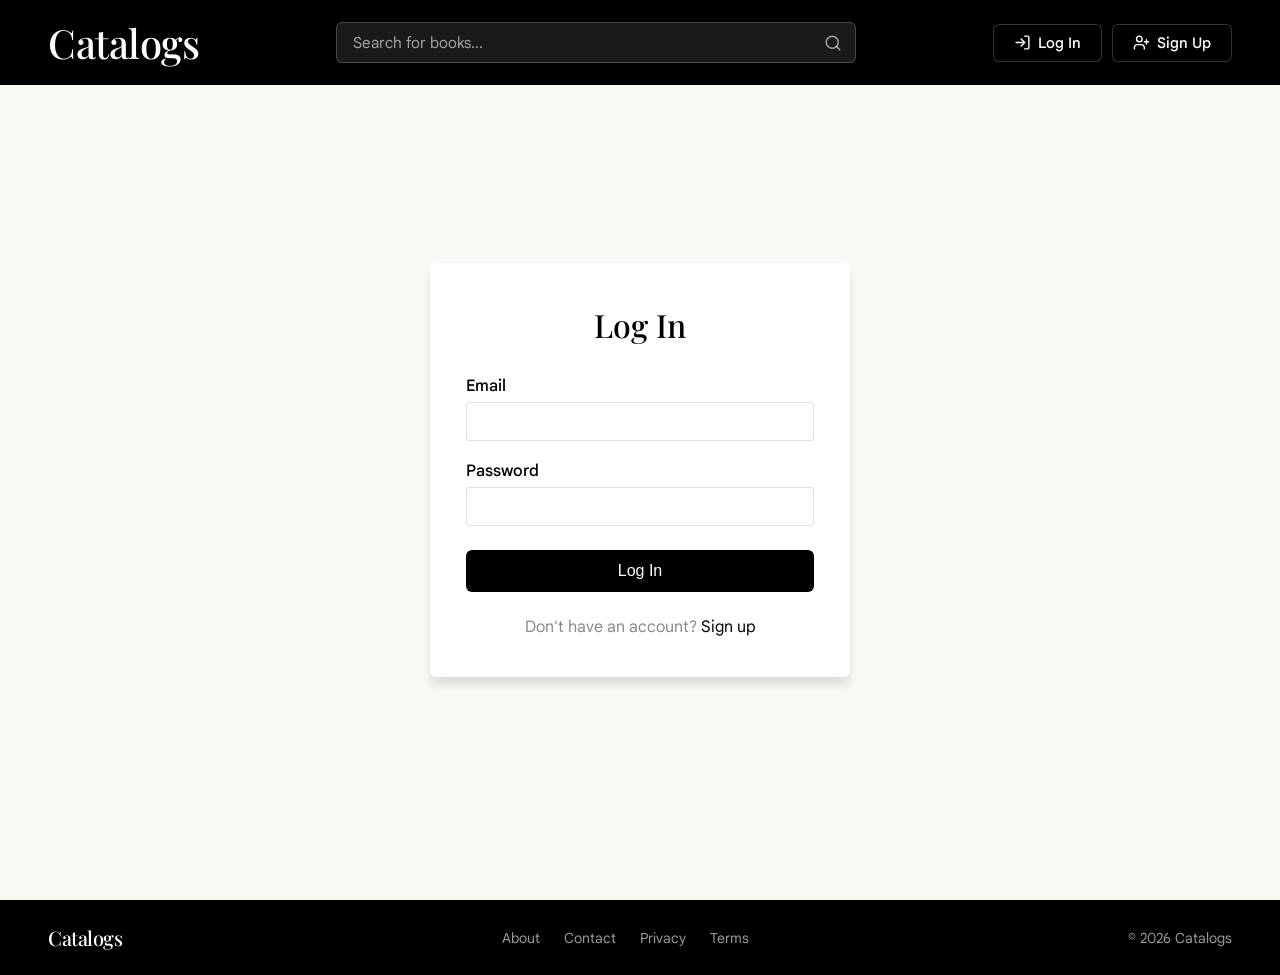
<file: Front-end/HTML/useraccount.html>
<!DOCTYPE html>
<html lang="en">

<head>
    <meta charset="UTF-8">
    <meta name="viewport" content="width=device-width, initial-scale=1.0">
    <title>Account Settings - Catalogs</title>
    <link rel="stylesheet" href="../CSS/Shared CSS/shared2.css">
    <link rel="stylesheet" href="../CSS/account.css">
    <link rel="stylesheet" href="../CSS/search.css">
    <script src="../JavaScript/config.js"></script>
    <script src="../JavaScript/auth-guard.js"></script>
    <script src="../JavaScript/search.js" defer></script>
    <script src="../JavaScript/animations.js" defer></script>
    <script src="../JavaScript/account.js" defer></script>
</head>

<body>

    <!-- NAVBAR -->
    <nav class="nav-bar">
        <div class="nav-logo">
            <a href="homepage.html">Catalogs</a>
        </div>

        <div class="nav-search">
            <input type="text" autocomplete="off" placeholder="Search for books..." id="navSearchInput" />
            <span class="search-icon">
                <img src="../assets/Images/Landing Page/Search.svg" alt="search icon">
            </span>
        </div>

        <div class="nav-actions">
            <a href="./charts.html" class="btn-charts">
                <img src="../assets/Images/Home Page/BarChart3.svg" alt="charts icon">
                <span>Charts</span>
            </a>
            <a href="./aichat.html" class="btn-ai">
                <img src="../assets/Images/Home Page/Sparkles.svg" alt="sparkles icon">
                <span>AI</span>
            </a>
            <a href="./useraccount.html" class="btn-account">
                <img src="../assets/Images/Home Page/User.svg" alt="user icon">
                <span>Account</span>
            </a>
        </div>

        <button class="hamburger" id="hamburgerBtn" aria-label="Open menu" aria-expanded="false">
            <span></span>
            <span></span>
            <span></span>
        </button>
    </nav>

    <!-- Mobile Menu Overlay -->
    <div class="mobile-menu" id="mobileMenu" aria-hidden="true">
        <a href="./charts.html" class="mobile-btn-charts">
            <img src="../assets/Images/Home Page/BarChart3.svg" alt="charts icon">
            Charts
        </a>
        <a href="./aichat.html" class="mobile-btn-ai">
            <img src="../assets/Images/Home Page/Sparkles.svg" alt="sparkles icon">
            AI
        </a>
        <a href="./useraccount.html" class="mobile-btn-account">
            <img src="../assets/Images/Home Page/User.svg" alt="user icon">
            Account
        </a>
        <div class="mobile-search">
            <input type="text" autocomplete="off" placeholder="Search for books..." id="mobileSearchInput" />
            <span class="search-icon">
                <img src="../assets/Images/Landing Page/Search.svg" alt="search icon">
            </span>
        </div>
    </div>

    <main class="account-main">

        <h1 class="page-title">Account Settings</h1>

        <!-- INFORMATION -->
        <div class="account-card">
            <h2 class="card-title">Information</h2>
            <div class="form-group">
                <label class="form-label">Name:</label>
                <input type="text" class="form-input" id="userName" placeholder="">
            </div>
            <button class="btn-update" id="updateInfo">Update</button>
        </div>

        <!-- PASSWORD -->
        <div class="account-card">
            <h2 class="card-title">Password</h2>
            <div class="form-group">
                <label class="form-label">Current Password</label>
                <input type="password" class="form-input" id="currentPassword">
            </div>
            <div class="form-group">
                <label class="form-label">New Password</label>
                <input type="password" class="form-input" id="newPassword">
            </div>
            <div class="form-group">
                <label class="form-label">Confirm New Password</label>
                <input type="password" class="form-input" id="confirmPassword">
            </div>
            <button class="btn-update" id="updatePassword">Update</button>
        </div>

        <!-- LOGOUT -->
        <div class="account-card logout-card">
            <h2 class="card-title">Session</h2>
            <p class="logout-text">Log out from your account to return to the login page.</p>
            <button class="btn-logout" id="logoutBtn">Log Out</button>
        </div>

    </main>

    <!-- FOOTER -->
    <footer>
        <div class="footer-logo">
            <a href="homepage.html">Catalogs</a>
        </div>
        <nav class="footer-links">
            <a>About</a>
            <a>Contact</a>
            <a>Privacy</a>
            <a>Terms</a>
        </nav>
        <span class="footer-copy">&copy; 2026 Catalogs</span>
    </footer>

    <!-- SEARCH OVERLAY -->
    <div class="search-overlay" id="searchOverlay">
        <div class="search-overlay-inner">
            <div class="search-overlay-bar">
                <svg xmlns="http://www.w3.org/2000/svg" width="18" height="18" viewBox="0 0 24 24" fill="none"
                    stroke="currentColor" stroke-width="2">
                    <circle cx="11" cy="11" r="8" />
                    <path d="m21 21-4.35-4.35" />
                </svg>
                <input type="text" class="search-overlay-input" id="searchOverlayInput"
                    placeholder="Search for books..." autocomplete="off">
                <button class="search-overlay-close" id="searchOverlayClose">&times;</button>
            </div>
            <p class="search-overlay-info" id="searchOverlayInfo"></p>
            <div class="search-overlay-list" id="searchOverlayList"></div>
        </div>
    </div>
</body>

</html>
</file>
<file: Front-end/CSS/Shared CSS/shared1.css>
* {
  box-sizing: border-box;
  margin: 0;
  padding: 0;
}

body {
  background-color: #F9F8F5;
  color: white;
  font-family: 'Product Sans', sans-serif;
  min-height: 100vh;
}

/* NAVBAR SECTION */
.nav-bar {
  display: flex;
  align-items: center;
  justify-content: space-between;
  padding: 16px 48px;
  background-color: #000000;
  gap: 16px;
  position: fixed;
  width: 100%;
  z-index: 100;
}

.nav-logo * {
  font-size: 2.5rem;
  font-weight: 500;
  font-family: 'Playfair Display', serif;
  color: #ffffff;
  letter-spacing: -0.5px;
  text-decoration: none;
  flex-shrink: 0;
}

.nav-search {
  flex: 1;
  min-width: 160px;
  max-width: 520px;
  position: relative;
}

.nav-search input {
  width: 100%;
  background-color: #ffffff1a;
  border: 1px solid #ffffff33;
  border-radius: 6px;
  padding: 10px 44px 10px 16px;
  color: #ccc;
  font-size: 0.95rem;
  font-family: 'Product Sans', sans-serif;
  outline: none;
  transition: border-color 0.2s ease;
}

.nav-search input:-webkit-autofill,
.nav-search input:-webkit-autofill:hover,
.nav-search input:-webkit-autofill:focus,
.nav-search input:-webkit-autofill:active {
  -webkit-box-shadow: 0 0 0px 1000px #1a1a1a inset !important;
  -webkit-text-fill-color: #ccc !important;
  -webkit-text-size-adjust: 0.95rem !important;
  transition: background-color 5000s ease-in-out 0s;
  border: 1px solid #ffffff80 !important;
}

.nav-search input::placeholder {
  color: #ffffff99;
}

.nav-search input:focus {
  border-color: #ffffff80;
}

.nav-search .search-icon {
  position: absolute;
  right: 14px;
  top: 50%;
  transform: translateY(-50%);
  pointer-events: none;
  display: flex;
  align-items: center;
}

.nav-search .search-icon img {
  width: 18px;
  height: 18px;
}

.nav-actions {
  display: flex;
  gap: 10px;
  align-items: center;
  flex-shrink: 0;
}

.btn-login,
.btn-signup {
  display: flex;
  align-items: center;
  gap: 7px;
  padding: 9px 20px;
  border-radius: 6px;
  font-size: 0.92rem;
  font-weight: 500;
  text-decoration: none;
  transition: background 0.2s ease;
  white-space: nowrap;
  background-color: #000000;
  border: 1.5px solid #ffffff33;
  color: #ffffff;
}

.btn-login img,
.btn-signup img {
  width: 17px;
  height: 17px;
}

.btn-login:hover,
.btn-signup:hover {
  background-color: #8d8d8d33;
}

/* HAMBURGER BUTTON */
.hamburger {
  display: none;
  flex-direction: column;
  justify-content: center;
  gap: 5px;
  width: 36px;
  height: 36px;
  background: none;
  border: none;
  cursor: pointer;
  padding: 4px;
  flex-shrink: 0;
}

.hamburger span {
  display: block;
  width: 100%;
  height: 2px;
  background-color: #ffffff;
  border-radius: 2px;
  transition: transform 0.3s ease, opacity 0.3s ease;
  transform-origin: center;
}

.hamburger.is-open span:nth-child(1) {
  transform: translateY(7px) rotate(45deg);
}

.hamburger.is-open span:nth-child(2) {
  opacity: 0;
}

.hamburger.is-open span:nth-child(3) {
  transform: translateY(-7px) rotate(-45deg);
}

/* MOBILE MENU OVERLAY */
.mobile-menu {
  display: none;
  flex-direction: column;
  align-items: center;
  gap: 16px;
  position: fixed;
  inset: 0;
  background-color: #000000;
  z-index: 99;
  padding: 48px 24px 40px;
  margin-top: 28px;
  overflow-y: visible;
  opacity: 0;
  visibility: hidden;
  transition: opacity 0.6s ease, visibility 0.6s ease;
}

.mobile-menu.is-open {
  opacity: 1;
  visibility: visible;
}

.mobile-menu-logo {
  font-size: 2rem;
  font-weight: 500;
  font-family: 'Playfair Display', serif;
  color: #ffffff;
  letter-spacing: -0.5px;
  margin-bottom: 8px;
}

.mobile-btn-login,
.mobile-btn-signup {
  display: flex;
  align-items: center;
  justify-content: center;
  gap: 8px;
  width: 100%;
  padding: 12px 20px;
  border-radius: 6px;
  font-size: 1rem;
  font-weight: 500;
  text-decoration: none;
  border: 1.5px solid #ffffff33;
  color: #ffffff;
  background-color: #000000;
  transition: background 0.2s ease;
}

.mobile-btn-login img,
.mobile-btn-signup img {
  width: 18px;
  height: 18px;
}

.mobile-btn-login:hover,
.mobile-btn-signup:hover {
  background-color: #8d8d8d33;
}

.mobile-search {
  position: relative;
  width: 100%;
}

.mobile-search input {
  width: 100%;
  background-color: #ffffff1a;
  border: 1px solid #ffffff33;
  border-radius: 6px;
  padding: 10px 44px 10px 16px;
  color: #ccc;
  font-size: 0.95rem;
  font-family: 'Product Sans', sans-serif;
  outline: none;
  transition: border-color 0.2s ease;
}

.mobile-search input:-webkit-autofill,
.mobile-search input:-webkit-autofill:hover,
.mobile-search input:-webkit-autofill:focus,
.mobile-search input:-webkit-autofill:active {
  -webkit-box-shadow: 0 0 0px 1000px #1a1a1a inset !important;
  -webkit-text-fill-color: #ccc !important;
  -webkit-text-size-adjust: 0.95rem !important;
  transition: background-color 5000s ease-in-out 0s;
  border: 1px solid #ffffff80 !important;
}

.mobile-search input::placeholder {
  color: #ffffff99;
}

.mobile-search input:focus {
  border-color: #ffffff80;
}

.mobile-search .search-icon {
  position: absolute;
  right: 14px;
  top: 50%;
  transform: translateY(-50%);
  pointer-events: none;
  display: flex;
  align-items: center;
}

.mobile-search .search-icon img {
  width: 18px;
  height: 18px;
}

/* FOOTER */
footer {
  background-color: #000000;
  display: flex;
  align-items: center;
  justify-content: space-between;
  padding: 24px 48px;
  flex-wrap: wrap;
  gap: 16px;
}

.footer-logo a {
  text-decoration: none;
  font-size: 1.25rem;
  font-weight: 500;
  font-family: 'Playfair Display', serif;
  color: #ffffff;
  letter-spacing: -0.5px;
  transition: color 0.2s ease;
}

.footer-logo a:hover {
  color: #ffffffCC;
}

.footer-links {
  display: flex;
  gap: 24px;
  flex-wrap: wrap;
}

.footer-links a {
  font-size: 0.875rem;
  font-weight: 400;
  font-family: 'Product Sans', sans-serif;
  color: #ffffff99;
  cursor: pointer;
  text-decoration: none;
  transition: color 0.2s ease;
}

.footer-links a:hover {
  color: #ffffff;
}

.footer-copy {
  font-size: 0.875rem;
  font-family: 'Product Sans', sans-serif;
  color: #ffffff99;
}
</file>
<file: Front-end/CSS/index.css>
@font-face {
  font-family: 'Product Sans';
  src: url('../assets/Fonts/GoogleSans-VariableFont.woff2') format('woff2'),
    url('../assets/Fonts/GoogleSans-VariableFont.ttf') format('truetype');
  font-weight: 100 900;
  font-style: normal;
  font-display: swap;
}

@font-face {
  font-family: 'Playfair Display';
  src: url('../assets/Fonts/PlayfairDisplay-VariableFont.woff2') format('woff2'),
    url('../assets/Fonts/PlayfairDisplay-VariableFont.ttf') format('truetype');
  font-weight: 400 900;
  font-style: normal;
  font-display: swap;
}

html {
  scroll-behavior: smooth;
}

/* HERO SECTION */
.hero {
  display: flex;
  align-items: center;
  justify-content: space-between;
  padding: 80px 48px;
  min-height: calc(100vh - 73px);
  background-color: #000000;
  gap: 40px;
}

.hero-text {
  max-width: 500px;
  flex-shrink: 0;
}

.hero-text h1 {
  font-size: clamp(1.75rem, 4vw, 2.5rem);
  font-weight: 500;
  font-family: 'Playfair Display', serif;
  line-height: 1.15;
  color: #ffffff;
  margin-bottom: 24px;
}

.hero-text p {
  font-size: clamp(0.88rem, 1.5vw, 1rem);
  font-weight: 400;
  color: #8d8d8d;
  line-height: 1.7;
  margin-bottom: 36px;
  max-width: 420px;
}

.btn-get-started {
  display: inline-block;
  padding: 13px 30px;
  background-color: #ffffff;
  color: #000000;
  text-decoration: none;
  font-size: 1rem;
  font-weight: 500;
  border-radius: 6px;
  border: none;
  transition: background 0.2s ease;
}

.btn-get-started:hover {
  background-color: #e0e0e0;
}

/* HERO VISUAL (IMAGE) */
.hero-visual {
  display: flex;
  align-items: center;
  justify-content: center;
  flex-shrink: 0;
}

.hero-visual img {
  max-width: 520px;
  width: 100%;
  height: auto;
  object-fit: contain;
}

/* FEATURES SECTION */
.features {
  padding: 80px 48px;
}

.features-title {
  font-size: clamp(1.5rem, 4vw, 2rem);
  font-weight: 500;
  font-family: 'Playfair Display', serif;
  color: #000000;
  text-align: center;
  margin-bottom: 48px;
}

.features-grid {
  display: grid;
  grid-template-columns: repeat(3, 1fr);
  gap: 24px;
  max-width: 100%;
  margin: 0 auto;
}

.feature-card {
  background-color: #ffffff;
  border-radius: 12px;
  padding: 24px;
  display: flex;
  flex-direction: column;
  gap: 10px;
}

.feature-img-wrap {
  width: 100%;
  aspect-ratio: 4 / 3;
  background-color: #ffffff;
  border-radius: 8px;
  overflow: hidden;
  margin-bottom: 4px;
  display: flex;
  align-items: center;
  justify-content: center;
}

.feature-img-wrap img {
  width: 160px;
  height: 300px;
  object-fit: contain;
}

.feature-number {
  display: inline-flex;
  align-items: center;
  justify-content: center;
  width: 24px;
  height: 24px;
  background-color: #000000;
  color: #ffffff;
  font-size: 0.75rem;
  font-weight: 600;
  border-radius: 4px;
}

.feature-card h3 {
  font-size: 1.5rem;
  font-weight: 500;
  font-family: 'Playfair Display', serif;
  color: #000000;
  line-height: 1.3;
}

.feature-card p {
  font-size: 1rem;
  font-weight: 400;
  color: #555555;
  line-height: 1.6;
}

/* BEST SELLERS SECTION */
.bestsellers {
  padding: 60px 48px 80px;
}

.book-section {
  display: flex;
  flex-direction: column;
  gap: 16px;
}

.section-title {
  font-family: 'Playfair Display', serif;
  font-size: 2rem;
  font-weight: 500;
  color: #000000;
}

.scroll-wrapper {
  overflow-x: auto;
  overflow-y: visible;
  scrollbar-width: none;
  -ms-overflow-style: none;
  padding: 8px 0;
}

.scroll-wrapper::-webkit-scrollbar {
  display: none;
}

.books-row {
  display: flex;
  flex-direction: row;
  gap: 16px;
  padding: 0;
  width: max-content;
}

.book-card {
  display: flex;
  flex-direction: column;
  flex-shrink: 0;
  cursor: pointer;
  transition: all 0.4s ease;
  width: 200px;
}

.book-card:hover {
  box-shadow: 0px 8px 8px -5px rgba(0, 0, 0, 0.12);
}

.book-card:hover h4 {
  text-decoration: underline;
}

.book-cover {
  width: 100%;
  aspect-ratio: 2 / 3;
  background-color: #d9d9d9;
  border-top-left-radius: 6px;
  border-top-right-radius: 6px;
  overflow: hidden;
  display: flex;
  align-items: center;
  justify-content: center;
  font-size: 0.75rem;
  color: #888888;
  flex-shrink: 0;
}

.book-cover img {
  width: 100%;
  height: 100%;
  object-fit: fill;
  display: block;
}

.book-cover-placeholder {
  font-size: 0.75rem;
  color: #aaaaaa;
  user-select: none;
}

.book-info {
  aspect-ratio: 4 / 2.5;
  background-color: #ffffff;
  display: flex;
  flex-direction: column;
  border-bottom-left-radius: 6px;
  border-bottom-right-radius: 6px;
  padding: 12px 12px;
  box-shadow: 0px 1px 2px 1px rgba(0, 0, 0, 0.12);
}

.book-title {
  font-size: 1.25rem;
  font-weight: 500;
  color: #000000;
  font-family: 'Playfair Display', serif;
  line-height: 1.3;
  overflow: hidden;
}

.book-author {
  font-size: 1rem;
  font-weight: 400;
  color: #555555;
  margin-top: 4px;
  white-space: nowrap;
  overflow: hidden;
  text-overflow: ellipsis;
}

@media (max-width: 1150px) {
  .nav-bar {
    padding: 14px 24px;
  }

  .nav-logo * {
    font-size: 2rem;
  }

  .hero {
    flex-direction: column;
    align-items: center;
    text-align: center;
    padding: 100px 24px 60px;
    min-height: auto;
    gap: 60px;
  }

  .hero-text {
    max-width: 100%;
  }

  .hero-text p {
    max-width: 100%;
    margin-left: auto;
    margin-right: auto;
  }

  .hero-visual {
    width: 100%;
  }

  .hero-visual img {
    max-width: 420px;
  }

  .features {
    padding: 60px 80px;
  }

  .features-grid {
    grid-template-columns: repeat(2, 1fr);
  }

  .bestsellers {
    padding: 40px 80px 60px;
  }

  footer {
    padding: 24px;
  }
}

/* TABLET (<= 768px) */
@media (max-width: 768px) {

  .nav-search,
  .nav-actions {
    display: none;
  }

  .hamburger {
    display: flex;
  }

  .mobile-menu {
    display: flex;
  }

  .features-grid {
    grid-template-columns: repeat(1, 1fr);
  }

  footer {
    flex-direction: column;
    align-items: center;
    text-align: center;
    padding: 24px 16px;
  }

  .footer-links {
    justify-content: center;
  }
}

/* MOBILE (<= 480px) */
@media (max-width: 480px) {
  .hero {
    gap: 48px;
  }

  .hero-text h1 {
    font-size: clamp(1.7rem, 7vw, 2.4rem);
  }

  .hero-visual img {
    max-width: 100%;
  }

  .features {
    padding: 48px 16px;
  }

  .features-grid {
    grid-template-columns: 1fr;
  }

  .bestsellers {
    padding: 32px 16px 48px;
  }
}
</file>
<file: Front-end/CSS/search.css>
@font-face {
  font-family: 'Product Sans';
  src: url('../assets/Fonts/GoogleSans-VariableFont.woff2') format('woff2'),
    url('../assets/Fonts/GoogleSans-VariableFont.ttf') format('truetype');
  font-weight: 100 900;
  font-style: normal;
  font-display: swap;
}

@font-face {
  font-family: 'Playfair Display';
  src: url('../assets/Fonts/PlayfairDisplay-VariableFont.woff2') format('woff2'),
    url('../assets/Fonts/PlayfairDisplay-VariableFont.ttf') format('truetype');
  font-weight: 400 900;
  font-style: normal;
  font-display: swap;
}

/* SEARCH OVERLAY */
.search-overlay {
    position: fixed;
    inset: 0;
    background: #f5f3ef;
    z-index: 999;
    overflow-y: auto;
    opacity: 0;
    visibility: hidden;
    transition: opacity 0.2s ease, visibility 0.2s ease;
}

.search-overlay.open {
    opacity: 1;
    visibility: visible;
}

/* ── INNER WRAPPER ────────────────────────────────────────── */
.search-overlay-inner {
    max-width: 900px;
    margin: 0 auto;
    padding: 32px 24px 80px;
}

/* ── SEARCH BAR ROW ───────────────────────────────────────── */
.search-overlay-bar {
    display: flex;
    align-items: center;
    gap: 12px;
    border-bottom: 2px solid #1a1a1a;
    padding-bottom: 12px;
    margin-bottom: 24px;
}

.search-overlay-bar svg {
    flex-shrink: 0;
    color: #777;
}

.search-overlay-input {
    flex: 1;
    border: none;
    background: transparent;
    font-size: 20px;
    font-family: 'Product Sans', sans-serif;
    color: #1a1a1a;
    outline: none;
}

.search-overlay-input::placeholder {
    color: #bbb;
}

.search-overlay-close {
    background: none;
    border: none;
    font-size: 28px;
    cursor: pointer;
    color: #777;
    line-height: 1;
    padding: 0;
    transition: color 0.15s;
    flex-shrink: 0;
}

.search-overlay-close:hover {
    color: #1a1a1a;
}

/* ── INFO LINE ────────────────────────────────────────────── */
.search-overlay-info {
    font-size: 13px;
    color: #777;
    margin-bottom: 12px;
    font-family: 'Product Sans', sans-serif;
    min-height: 20px;
}

.search-overlay-info span {
    color: #1a1a1a;
    font-weight: 600;
}

/* ── RESULTS LIST ─────────────────────────────────────────── */
.search-overlay-list {
    display: flex;
    flex-direction: column;
    background: #fff;
    border: 1px solid #e0ddd8;
    border-radius: 6px;
    overflow: hidden;
}

.search-overlay-list:empty {
    border: none;
}

/* ── RESULT ITEM ──────────────────────────────────────────── */
.search-item {
    display: flex;
    align-items: center;
    gap: 20px;
    padding: 16px 20px;
    border-bottom: 1px solid #eee;
    cursor: pointer;
    transition: background 0.15s;
}

.search-item:last-child {
    border-bottom: none;
}

.search-item:hover {
    background: #faf9f7;
}

/* Cover */
.search-cover {
    width: 52px;
    height: 70px;
    background: #ddd;
    border-radius: 3px;
    flex-shrink: 0;
    overflow: hidden;
    display: flex;
    align-items: center;
    justify-content: center;
    color: #999;
    font-size: 11px;
    font-family: 'Product Sans', sans-serif;
}

.search-cover img {
    width: 100%;
    height: 100%;
    object-fit: cover;
}

/* Info */
.search-info-block {
    flex: 1;
}

.search-book-title {
    font-family: 'Playfair Display', serif;
    font-size: 16px;
    font-weight: 700;
    color: #1a1a1a;
    margin-bottom: 5px;
}

.search-book-title mark {
    background: transparent;
    color: #1a1a1a;
    font-weight: 700;
    text-decoration: underline;
    text-decoration-color: #f0b429;
    text-underline-offset: 2px;
}

.search-book-author {
    font-size: 13px;
    color: #777;
    font-family: 'Product Sans', sans-serif;
}

/* ── EMPTY STATE ──────────────────────────────────────────── */
.search-empty {
    text-align: center;
    padding: 60px 24px;
}

.search-empty-title {
    font-family: 'Playfair Display', serif;
    font-size: 20px;
    color: #1a1a1a;
    margin-bottom: 10px;
}

.search-empty-sub {
    font-size: 14px;
    color: #999;
    font-family: 'Product Sans', sans-serif;
}

/* RESPONSIVE */
@media (max-width: 768px) {
    .search-overlay-inner {
        padding: 24px 16px 60px;
    }

    .search-overlay-input {
        font-size: 16px;
    }

    .search-item {
        padding: 14px 16px;
        gap: 14px;
    }

    .search-cover {
        width: 44px;
        height: 60px;
    }

    .search-book-title {
        font-size: 14px;
    }
}
</file>
<file: Front-end/CSS/Shared CSS/shared2.css>
* {
  box-sizing: border-box;
  margin: 0;
  padding: 0;
}

body {
  background-color: #F9F8F5;
  color: white;
  font-family: 'Product Sans', sans-serif;
  min-height: 100vh;
}

/* NAVBAR SECTION */
.nav-bar {
  display: flex;
  align-items: center;
  justify-content: space-between;
  padding: 16px 48px;
  background-color: #000000;
  gap: 16px;
  position: fixed;
  width: 100%;
  z-index: 100;
}

.nav-logo * {
  font-size: 2.5rem;
  font-weight: 500;
  font-family: 'Playfair Display', serif;
  color: #ffffff;
  letter-spacing: -0.5px;
  text-decoration: none;
  flex-shrink: 0;
}

.nav-search {
  flex: 1;
  min-width: 160px;
  max-width: 520px;
  position: relative;
}

.nav-search input {
  width: 100%;
  background-color: #ffffff1a;
  border: 1px solid #ffffff33;
  border-radius: 6px;
  padding: 10px 44px 10px 16px;
  color: #ccc;
  font-size: 0.95rem;
  font-family: 'Product Sans', sans-serif;
  outline: none;
  transition: border-color 0.2s ease;
}

.nav-search input:-webkit-autofill,
.nav-search input:-webkit-autofill:hover,
.nav-search input:-webkit-autofill:focus,
.nav-search input:-webkit-autofill:active {
  -webkit-box-shadow: 0 0 0px 1000px #1a1a1a inset !important;
  -webkit-text-fill-color: #ccc !important;
  -webkit-text-size-adjust: 0.95rem !important;
  transition: background-color 5000s ease-in-out 0s;
  border: 1px solid #ffffff80 !important;
}

.nav-search input::placeholder {
  color: #ffffff99;
}

.nav-search input:focus {
  border-color: #ffffff80;
}

.nav-search .search-icon {
  position: absolute;
  right: 14px;
  top: 50%;
  transform: translateY(-50%);
  pointer-events: none;
  display: flex;
  align-items: center;
}

.nav-search .search-icon img {
  width: 18px;
  height: 18px;
}

.nav-actions {
  display: flex;
  gap: 10px;
  align-items: center;
  flex-shrink: 0;
}

.btn-charts,
.btn-ai,
.btn-account {
  display: flex;
  align-items: center;
  gap: 7px;
  padding: 9px 20px;
  border-radius: 6px;
  font-size: 0.92rem;
  font-weight: 500;
  text-decoration: none;
  transition: background 0.2s ease;
  white-space: nowrap;
  background-color: #000000;
  border: 1.5px solid #ffffff33;
  color: #ffffff;
}

.btn-charts img,
.btn-ai img,
.btn-account img {
  width: 17px;
  height: 17px;
}

.btn-charts:hover,
.btn-ai:hover,
.btn-account:hover {
  background-color: #8d8d8d33;
}

/* HAMBURGER BUTTON */
.hamburger {
  display: none;
  flex-direction: column;
  justify-content: center;
  gap: 5px;
  width: 36px;
  height: 36px;
  background: none;
  border: none;
  cursor: pointer;
  padding: 4px;
  flex-shrink: 0;
}

.hamburger span {
  display: block;
  width: 100%;
  height: 2px;
  background-color: #ffffff;
  border-radius: 2px;
  transition: transform 0.3s ease, opacity 0.3s ease;
  transform-origin: center;
}

.hamburger.is-open span:nth-child(1) {
  transform: translateY(7px) rotate(45deg);
}

.hamburger.is-open span:nth-child(2) {
  opacity: 0;
}

.hamburger.is-open span:nth-child(3) {
  transform: translateY(-7px) rotate(-45deg);
}

/* MOBILE MENU OVERLAY */
.mobile-menu {
  display: none;
  flex-direction: column;
  align-items: center;
  gap: 16px;
  position: fixed;
  inset: 0;
  background-color: #000000;
  z-index: 99;
  padding: 60px 24px 40px;
  margin-top: 28px;
  overflow-y: visible;
   opacity: 0;
  visibility: hidden;
  transition: opacity 0.6s ease, visibility 0.6s ease;
}

.mobile-menu.is-open {
  opacity: 1;
  visibility: visible;
}

.mobile-menu-logo {
  font-size: 2rem;
  font-weight: 500;
  font-family: 'Playfair Display', serif;
  color: #ffffff;
  letter-spacing: -0.5px;
  margin-bottom: 8px;
}

.mobile-btn-charts,
.mobile-btn-ai,
.mobile-btn-account {
  display: flex;
  align-items: center;
  justify-content: center;
  gap: 8px;
  width: 100%;
  padding: 12px 20px;
  border-radius: 6px;
  font-size: 1rem;
  font-weight: 500;
  text-decoration: none;
  border: 1.5px solid #ffffff33;
  color: #ffffff;
  background-color: #000000;
  transition: background 0.2s ease;
}

.mobile-btn-charts img,
.mobile-btn-ai img,
.mobile-btn-account img {
  width: 18px;
  height: 18px;
}

.mobile-btn-charts:hover,
.mobile-btn-ai:hover,
.mobile-btn-account:hover {
  background-color: #8d8d8d33;
}

.mobile-search {
  position: relative;
  width: 100%;
}

.mobile-search input {
  width: 100%;
  background-color: #ffffff1a;
  border: 1px solid #ffffff33;
  border-radius: 6px;
  padding: 10px 44px 10px 16px;
  color: #ccc;
  font-size: 0.95rem;
  font-family: 'Product Sans', sans-serif;
  outline: none;
  transition: border-color 0.2s ease;
}

.mobile-search input:-webkit-autofill,
.mobile-search input:-webkit-autofill:hover,
.mobile-search input:-webkit-autofill:focus,
.mobile-search input:-webkit-autofill:active {
  -webkit-box-shadow: 0 0 0px 1000px #1a1a1a inset !important;
  -webkit-text-fill-color: #ccc !important;
  -webkit-text-size-adjust: 0.95rem !important;
  transition: background-color 5000s ease-in-out 0s;
  border: 1px solid #ffffff80 !important;
}

.mobile-search input::placeholder {
  color: #ffffff99;
}

.mobile-search input:focus {
  border-color: #ffffff80;
}

.mobile-search .search-icon {
  position: absolute;
  right: 14px;
  top: 50%;
  transform: translateY(-50%);
  pointer-events: none;
  display: flex;
  align-items: center;
}

.mobile-search .search-icon img {
  width: 18px;
  height: 18px;
}

/* FOOTER */
footer {
  background-color: #000000;
  display: flex;
  align-items: center;
  justify-content: space-between;
  padding: 24px 48px;
  flex-wrap: wrap;
  gap: 16px;
}

.footer-logo a {
  text-decoration: none;
  font-size: 1.25rem;
  font-weight: 500;
  font-family: 'Playfair Display', serif;
  color: #ffffff;
  letter-spacing: -0.5px;
  transition: color 0.2s ease;
}

.footer-logo a:hover {
  color: #ffffffCC;
}

.footer-links {
  display: flex;
  gap: 24px;
  flex-wrap: wrap;
}

.footer-links a {
  font-size: 0.875rem;
  font-weight: 400;
  font-family: 'Product Sans', sans-serif;
  color: #ffffff99;
  cursor: pointer;
  text-decoration: none;
  transition: color 0.2s ease;
}

.footer-links a:hover {
  color: #ffffff;
}

.footer-copy {
  font-size: 0.875rem;
  font-family: 'Product Sans', sans-serif;
  color: #ffffff99;
}
</file>
<file: Front-end/CSS/account.css>
@font-face {
    font-family: 'Product Sans';
    src: url('../assets/Fonts/GoogleSans-VariableFont.woff2') format('woff2'),
        url('../assets/Fonts/GoogleSans-VariableFont.ttf') format('truetype');
    font-weight: 100 900;
    font-style: normal;
    font-display: swap;
}

@font-face {
    font-family: 'Playfair Display';
    src: url('../assets/Fonts/PlayfairDisplay-VariableFont.woff2') format('woff2'),
        url('../assets/Fonts/PlayfairDisplay-VariableFont.ttf') format('truetype');
    font-weight: 400 900;
    font-style: normal;
    font-display: swap;
}

body {
    color: #1a1a1a;
}

/* ── ACCOUNT MAIN ─────────────────────────────────────────── */
.account-main {
    max-width: 560px;
    margin: 0 auto;
    width: 100%;
    padding: 150px 24px 100px;
}

/* ── PAGE TITLE ───────────────────────────────────────────── */
.page-title {
    font-family: 'Playfair Display', serif;
    font-size: 26px;
    font-weight: 600;
    text-align: center;
    margin-bottom: 32px;
    color: #1a1a1a;
}

/* ── CARDS ────────────────────────────────────────────────── */
.account-card {
    background: #fff;
    border: 1px solid #e0ddd8;
    border-radius: 6px;
    padding: 24px;
    margin-bottom: 20px;
}

.card-title {
    font-family: 'Playfair Display', serif;
    font-size: 18px;
    font-weight: 600;
    margin-bottom: 18px;
    color: #1a1a1a;
}

/* ── FORM ELEMENTS ────────────────────────────────────────── */
.form-group {
    display: flex;
    flex-direction: column;
    gap: 6px;
    margin-bottom: 16px;
    flex: 1;
}

.form-group:last-of-type {
    margin-bottom: 20px;
}

.form-label {
    font-size: 13px;
    color: #333;
}

.required {
    color: #c0392b;
}

.form-input {
    width: 100%;
    border: none;
    border: 1px solid #ccc;
    padding: 8px 8px;
    font-size: 14px;
    background: transparent;
    color: #1a1a1a;
    outline: none;
    transition: border-color 0.2s;
    border-radius: 4px;
}

.form-input:focus {
    border-color: #1a1a1a;
}

.form-textarea {
    resize: vertical;
    min-height: 90px;
    border: 1px solid #ccc;
    padding: 10px;
    border-radius: 4px;
    line-height: 1.5;
}

.form-textarea:focus {
    border-color: #1a1a1a;
}

/* ── UPDATE BUTTON ────────────────────────────────────────── */
.btn-update {
    background: #1a1a1a;
    color: #fff;
    border: none;
    padding: 10px 22px;
    font-size: 14px;
    cursor: pointer;
    border-radius: 4px;
    transition: background 0.2s;
}

.btn-update:hover {
    background: #333;
}

/* ── LOGOUT CARD ──────────────────────────────────────────── */
.logout-card {
    border: 1px solid #e8b4b4;
    background: #fff5f5;
    display: flex;
    flex-direction: column;
    justify-content: space-between;
}

.logout-text {
    font-size: 14px;
    color: #666;
    margin-bottom: 16px;
    line-height: 1.5;
}

/* ── LOGOUT BUTTON ────────────────────────────────────────── */
.btn-logout {
    background: #c0392b;
    color: #fff;
    border: none;
    padding: 10px 22px;
    font-size: 14px;
    cursor: pointer;
    border-radius: 4px;
    transition: all 0.2s;
    align-self: flex-start;
}

.btn-logout:hover {
    background: #a03020;
    transform: translateY(-1px);
}

.btn-logout:active {
    transform: translateY(0);
}

/* ── ADD BOOK BUTTON (management card) ────────────────────── */
.btn-add-book {
    width: 100%;
    background: #1a1a1a;
    color: #fff;
    border: none;
    padding: 12px;
    font-size: 14px;
    cursor: pointer;
    border-radius: 4px;
    transition: background 0.2s;
    text-align: center;
}

.btn-add-book:hover {
    background: #333;
}

/* ============================================================
   ADD BOOK PANEL
   ============================================================ */

/* Overlay behind panel */
.panel-overlay {
    position: fixed;
    inset: 0;
    background: rgba(0, 0, 0, 0.3);
    z-index: 100;
}

/* Full-screen panel that slides in from the right */
.add-book-panel {
    position: fixed;
    top: 0;
    right: 0;
    width: 100%;
    height: 100%;
    background: #f5f3ef;
    z-index: 101;
    overflow-y: auto;
    opacity: 0;
    visibility: hidden;
    transition: opacity 0.6s ease, visibility 0.6s ease;
}

.add-book-panel.open {
    opacity: 1;
    visibility: visible;
}

/* ── ADD BOOK MAIN ────────────────────────────────────────── */
.add-book-main {
    max-width: 560px;
    margin: 0 auto;
    width: 100%;
    padding: 40px 24px 80px;
}

/* ── ADD BOOK CARD ────────────────────────────────────────── */
.add-book-card {
    background: #fff;
    border: 1px solid #e0ddd8;
    border-radius: 6px;
    padding: 24px;
}

/* ── TWO COLUMN FIELD ROW ─────────────────────────────────── */
.field-row {
    display: flex;
    gap: 20px;
    margin-bottom: 0;
}

.field-row .form-group {
    flex: 1;
}

/* ── COVER UPLOAD ─────────────────────────────────────────── */
.cover-upload {
    width: 100%;
    min-height: 120px;
    background: #e8e5e0;
    border-radius: 4px;
    display: flex;
    align-items: center;
    justify-content: center;
    cursor: pointer;
    position: relative;
    overflow: hidden;
    transition: background 0.2s;
}

.cover-upload:hover {
    background: #dddad4;
}

.cover-upload-text {
    font-size: 13px;
    color: #888;
    pointer-events: none;
}

.cover-preview {
    width: 100%;
    height: 100%;
    object-fit: contain;
    max-height: 200px;
}

/* ── ADD BOOK ACTION BUTTONS ──────────────────────────────── */
.add-book-actions {
    display: flex;
    gap: 12px;
    margin-top: 24px;
}

.btn-add-book-submit {
    background: #1a1a1a;
    color: #fff;
    border: none;
    padding: 11px 28px;
    font-size: 14px;
    cursor: pointer;
    border-radius: 4px;
    transition: background 0.2s;
}

.btn-add-book-submit:hover {
    background: #333;
}

.btn-cancel-book {
    background: transparent;
    color: #1a1a1a;
    border: 1px solid #1a1a1a;
    padding: 11px 28px;
    font-size: 14px;
    cursor: pointer;
    border-radius: 4px;
    transition: background 0.2s, color 0.2s;
}

.btn-cancel-book:hover {
    background: #1a1a1a;
    color: #fff;
}

@media (max-width: 1150px) {
  .nav-bar {
    padding: 14px 24px;
  }

  .nav-logo * {
    font-size: 2rem;
  }

  .nav-search,
  .nav-actions {
    display: none;
  }

  .hamburger {
    display: flex;
  }

  .mobile-menu {
    display: flex;
  }

  footer {
    padding: 24px;
  }
}

/* TABLET (<= 768px) */
@media (max-width: 768px) {
  footer {
    flex-direction: column;
    align-items: center;
    text-align: center;
    padding: 24px 16px;
  }

  .footer-links {
    justify-content: center;
  }
}

@media (max-width: 600px) {
    .account-main,
    .add-book-main {
        padding: 150px 16px 80px;
    }

    .page-title {
        font-size: 22px;
    }

    .field-row {
        flex-direction: column;
        gap: 0;
    }

    .add-book-actions {
        flex-direction: column;
    }

    .btn-add-book-submit,
    .btn-cancel-book {
        width: 100%;
        text-align: center;
    }
}
</file>
<file: Front-end/CSS/aichat.css>
@font-face {
    font-family: 'Product Sans';
    src: url('../assets/Fonts/GoogleSans-VariableFont.woff2') format('woff2'),
        url('../assets/Fonts/GoogleSans-VariableFont.ttf') format('truetype');
    font-weight: 100 900;
    font-style: normal;
    font-display: swap;
}

@font-face {
    font-family: 'Playfair Display';
    src: url('../assets/Fonts/PlayfairDisplay-VariableFont.woff2') format('woff2'),
        url('../assets/Fonts/PlayfairDisplay-VariableFont.ttf') format('truetype');
    font-weight: 400 900;
    font-style: normal;
    font-display: swap;
}

:root {
    /* Colors */
    --color-black: #0a0a0a;
    --color-white: #ffffff;
    --color-bg-page: #f2f0eb;
    --color-bg-bubble: #ffffff;
    --color-user-bubble: #0a0a0a;
    --color-border: #e0ddd6;
    --color-text: #0a0a0a;
    --color-text-muted: #6b6b6b;
    --color-error: #c0392b;

    /* Typography */
    --font-playfair: 'Playfair Display', serif;
    --font-sans: 'Product Sans', sans-serif;

    /* Spacing */
    --navbar-height: 64px;
    --page-padding: 0 80px;
    --padding-title: 24px 48px;
    --padding-title-small: 14px 48px;

    /* Radius */
    --radius-bubble: 8px;
    --radius-input: 8px;
    --radius-btn: 8px;
}

html,
body {
    height: 100%;
}

body {
    font-family: var(--font-sans);
    background-color: var(--color-bg-page);
    color: var(--color-text);
    display: flex;
    flex-direction: column;
    min-height: 100vh;
    -webkit-font-smoothing: antialiased;
}

/* PAGE LAYOUT */
.page {
    flex: 1;
    display: flex;
    flex-direction: column;
    background: var(--color-bg-page);
    border-bottom: 1px solid var(--color-border);
    padding-top: 85.333px;
}

/* Page header row */
.page__header {
    display: flex;
    align-items: center;
    justify-content: space-between;
    padding: var(--padding-title);
    border-bottom: 1px solid var(--color-border);
    background: var(--color-white);
}

.page__title {
    font-family: var(--font-playfair);
    font-size: 1.6rem;
    font-weight: 400;
    color: var(--color-text);
    letter-spacing: -0.02em;
}

.page__close-btn {
    display: flex;
    align-items: center;
    justify-content: center;
    width: 36px;
    height: 36px;
    color: var(--color-text);
    text-decoration: none;
    border-radius: 50%;
    transition: background-color 0.2s;
}

.page__close-btn:hover {
    background-color: var(--color-bg-page);
}

/* CHAT SECTION */
.chat {
    flex: 1;
    display: flex;
    flex-direction: column;
    background-color: var(--color-bg-page);
    overflow: hidden;
    position: relative;
}

/* Messages scroll area */
.chat__messages {
    flex: 1;
    overflow-y: auto;
    padding: 32px 48px;
    padding-bottom: 150px;
    display: flex;
    flex-direction: column;
    gap: 16px;

    /* Custom scrollbar */
    scrollbar-width: thin;
    scrollbar-color: #ccc transparent;
}

.chat__messages::-webkit-scrollbar {
    width: 6px;
}

.chat__messages::-webkit-scrollbar-track {
    background: transparent;
}

.chat__messages::-webkit-scrollbar-thumb {
    background-color: #ccc;
    border-radius: 3px;
}

/* Message wrappers (alignment) */
.message-wrapper {
    display: flex;
    max-width: 100%;
}

.message-wrapper--ai {
    justify-content: flex-start;
}

.message-wrapper--user {
    justify-content: flex-end;
}

/* Bubbles */
.message-bubble {
    padding: 18px 22px;
    border-radius: var(--radius-bubble);
    font-size: 0.925rem;
    line-height: 1.65;
    max-width: 620px;
    word-break: break-word;
}

/* AI bubble — white card */
.message-bubble--ai {
    background-color: var(--color-bg-bubble);
    color: var(--color-text);
    border: 1px solid var(--color-border);
    border-radius: var(--radius-bubble);
}

/* User bubble — black */
.message-bubble--user {
    background-color: var(--color-user-bubble);
    color: var(--color-white);
    border-radius: var(--radius-bubble);
}

/* Error state */
.message-bubble--error {
    background-color: #fdf2f2;
    border-color: #f5c6c6;
    color: var(--color-error);
}

/* Typing indicator */
.message-bubble--typing {
    display: flex;
    align-items: center;
    gap: 5px;
    padding: 18px 22px;
    min-width: 64px;
}

.typing-dot {
    width: 8px;
    height: 8px;
    border-radius: 50%;
    background-color: #aaa;
    animation: typing-bounce 1.2s infinite ease-in-out;
}

.typing-dot:nth-child(1) {
    animation-delay: 0s;
}

.typing-dot:nth-child(2) {
    animation-delay: 0.2s;
}

.typing-dot:nth-child(3) {
    animation-delay: 0.4s;
}

@keyframes typing-bounce {

    0%,
    80%,
    100% {
        transform: translateY(0);
        opacity: 0.4;
    }

    40% {
        transform: translateY(-6px);
        opacity: 1;
    }
}

/* Input bar */
.chat__input-bar {
    display: flex;
    align-items: flex-end;
    gap: 12px;
    position: fixed;
    bottom: 0;
    left: 0;
    right: 0;
    padding: var(--padding-title);
    background-color: var(--color-white);
    border-top: 1px solid var(--color-border);
    box-shadow: 0 -20px 40px 10px var(--color-white);
    z-index: 50;
}

.chat__input {
    flex: 1;
    resize: none;
    border: 1px solid var(--color-border);
    border-radius: var(--radius-input);
    padding: 14px 18px;
    font-size: 0.9rem;
    font-family: var(--font-sans);
    color: var(--color-text);
    background-color: var(--color-white);
    outline: none;
    line-height: 1.5;
    transition: border-color 0.2s;
    min-height: 50px;
    max-height: 120px;
    overflow-y: auto;
}

.chat__input::placeholder {
    color: #aaa;
}

.chat__input:focus {
    border-color: #999;
}

.chat__input:disabled {
    background-color: #fafafa;
    cursor: not-allowed;
}

/* Send button */
.chat__send-btn {
    display: flex;
    align-items: center;
    justify-content: center;
    gap: 8px;
    padding: 13px 22px;
    background-color: var(--color-black);
    color: var(--color-white);
    border: none;
    border-radius: var(--radius-btn);
    font-size: 0.9rem;
    font-family: var(--font-sans);
    font-weight: 500;
    cursor: pointer;
    white-space: nowrap;
    transition: background-color 0.2s, opacity 0.2s;
    min-width: 90px;
    height: 50px;
}

.chat__send-btn:hover:not(:disabled) {
    background-color: #222;
}

.chat__send-btn:disabled {
    opacity: 0.5;
    cursor: not-allowed;
}

@media (max-width: 1150px) {
    .nav-bar {
        padding: 14px 24px;
    }

    .nav-logo * {
        font-size: 2rem;
    }

    .nav-search,
    .nav-actions {
        display: none;
    }

    .hamburger {
        display: flex;
    }

    .mobile-menu {
        display: flex;
    }

    .page {
        padding-top: 70.667px;
    }

    .page__header {
        padding: var(--padding-title-small);
    }

    .chat__input-bar {
        padding: var(--padding-title-small);
    }
}

/* TABLET (<= 768px) */
@media (max-width: 768px) {}

/* MOBILE (<= 480px) */
@media (max-width: 480px) {}
</file>
<file: Front-end/CSS/bookpage.css>
@font-face {
    font-family: 'Product Sans';
    src: url('../assets/Fonts/GoogleSans-VariableFont.woff2') format('woff2'),
        url('../assets/Fonts/GoogleSans-VariableFont.ttf') format('truetype');
    font-weight: 100 900;
    font-style: normal;
    font-display: swap;
}

@font-face {
    font-family: 'Playfair Display';
    src: url('../assets/Fonts/PlayfairDisplay-VariableFont.woff2') format('woff2'),
        url('../assets/Fonts/PlayfairDisplay-VariableFont.ttf') format('truetype');
    font-weight: 400 900;
    font-style: normal;
    font-display: swap;
}

/* ── GLOBAL FONTS ─────────────────────────────────────────── */

/* Headings */
h1,
h2,
h3,
h4,
h5,
h6,
.book-title,
.section-title,
.modal-header h3,
.volume-title,
.volumes-header {
    font-family: 'Playfair Display', serif;
    font-weight: 500;
}

/* Everything else */
body,
p,
button,
input,
textarea,
select,
span,
label,
a,
.book-author,
.book-description,
.info-label,
.info-value,
.info-row,
.ratings-label,
.ratings-count,
.review-username,
.review-date,
.review-text,
.review-textarea,
.volume-pages,
.btn-read,
.btn-download,
.btn-add-list,
.btn-admin-delete,
.btn-admin-edit,
.btn-submit-review,
.btn-modal-cancel,
.btn-modal-save,
.btn-modal-delete,
.btn-delete-review,
.vol-btn,
.edit-field label,
.edit-field input,
.edit-field textarea {
    font-family: 'Product Sans', sans-serif;
    font-weight: 400;
}

/* MAIN SECTION */

/* ── LAYOUT ───────────────────────────────────────────────── */
.book-main {
    max-width: 1080px;
    margin: 0 auto;
    width: 100%;
    padding: 120px 16px 80px;
    background-color: #F9F8F5;
    min-height: 100vh;
}

/* ── ACTION BUTTONS ───────────────────────────────────────── */
.action-buttons {
    display: flex;
    justify-content: flex-end;
    gap: 8px;
    margin-bottom: 24px;
}

/* User: + Add to List */
.btn-add-list {
    background: transparent;
    border: 1px solid #1a1a1a;
    padding: 7px 14px;
    font-size: 13px;
    cursor: pointer;
    border-radius: 4px;
    display: flex;
    align-items: center;
    gap: 6px;
    transition: background 0.2s, color 0.2s;
    color: #1a1a1a;
}

.btn-add-list:hover {
    background: #1a1a1a;
    color: #fff;
}

/* Admin: Delete */
.btn-admin-delete {
    background: #e8d5d5;
    border: 1px solid #1a1a1a;
    color: #8b2020;
    padding: 7px 16px;
    font-size: 13px;
    cursor: pointer;
    border-radius: 4px;
    transition: background 0.2s;
}

.btn-admin-delete:hover {
    background: #d4a0a0;
}

/* Admin: Edit */
.btn-admin-edit {
    background: transparent;
    border: 1px solid #1a1a1a;
    color: #1a1a1a;
    padding: 7px 16px;
    font-size: 13px;
    cursor: pointer;
    border-radius: 4px;
    transition: background 0.2s, color 0.2s;
}

.btn-admin-edit:hover {
    background: #1a1a1a;
    color: #fff;
}

/* ── COVER ────────────────────────────────────────────────── */
.cover-section {
    display: flex;
    justify-content: center;
    margin-bottom: 24px;
}

.book-cover-display {
    width: 160px;
    height: 220px;
    background: #ddd;
    display: flex;
    align-items: center;
    justify-content: center;
    color: #888;
    font-size: 13px;
    border-radius: 4px;
    overflow: hidden;
}

.book-cover-display img {
    width: 100%;
    height: 100%;
    object-fit: fill;
}

/* ── HEADER ───────────────────────────────────────────────── */
.book-header {
    text-align: center;
    margin-bottom: 28px;
}

.book-title {
    font-size: 24px;
    margin-bottom: 6px;
    line-height: 1.3;
    color: #1a1a1a;
}

.book-author {
    font-size: 14px;
    color: #555;
    margin-bottom: 10px;
}

/* ── INTERACTIVE STARS (user rates book) ──────────────────── */
.star-rating {
    display: flex;
    justify-content: center;
    gap: 4px;
}

.star-rating .star {
    font-size: 20px;
    color: #ccc;
    cursor: pointer;
    transition: color 0.15s;
    line-height: 1;
}

.star-rating .star.active,
.star-rating .star.hover {
    color: #f0b429;
}

/* ── SECTIONS ─────────────────────────────────────────────── */
.book-section {
    margin-bottom: 28px;
}

.section-title {
    font-size: 16px;
    margin-bottom: 12px;
    color: #1a1a1a;
}

.book-description {
    font-size: 13px;
    line-height: 1.7;
    color: #333;
}

.write-review-section {
    margin-bottom: 28px;
    background: #fff;
    padding: 16px;
    border-radius: 4px;
}

/* ── READ / DOWNLOAD ──────────────────────────────────────── */
.read-download-btns {
    display: flex;
    gap: 8px;
    margin-bottom: 28px;
    overflow: hidden;
}

.btn-read,
.btn-download {
    flex: 1;
    padding: 12px;
    font-size: 14px;
    cursor: pointer;
    display: flex;
    align-items: center;
    justify-content: center;
    gap: 8px;
    border: none;
    border-radius: 4px;
    transition: background 0.2s, color 0.2s;
}

.btn-read {
    background: #1a1a1a;
    color: #fff;
}

.btn-read:hover {
    background: #333;
}

.btn-download {
    background: #fff;
    color: #1a1a1a;
    border: 1px solid #1a1a1a;
}

.btn-download:hover {
    background: #f0ede8;
}

/* ── VOLUMES ──────────────────────────────────────────────── */
.volumes-header {
    display: flex;
    align-items: center;
    justify-content: space-between;
    padding: 12px 16px;
    border: 1px solid #ddd;
    border-radius: 4px;
    cursor: pointer;
    background: #fff;
    font-size: 14px;
    user-select: none;
}

.volumes-toggle {
    background: none;
    border: none;
    cursor: pointer;
    padding: 0;
    display: flex;
    align-items: center;
    color: #1a1a1a;
    transition: transform 0.25s ease;
}

.volumes-toggle.open {
    transform: rotate(180deg);
}

.volumes-list {
    border: 1px solid #ddd;
    border-top: none;
    border-radius: 0 0 4px 4px;
    background: #fff;
    display: none;
}

.volumes-list.open {
    display: block;
}

.volume-item {
    display: flex;
    align-items: center;
    gap: 12px;
    padding: 12px 16px;
    border-bottom: 1px solid #eee;
}

.volume-item:last-child {
    border-bottom: none;
}

.volume-thumb {
    width: 36px;
    height: 50px;
    background: #ddd;
    border-radius: 2px;
    flex-shrink: 0;
    display: flex;
    align-items: center;
    justify-content: center;
    font-size: 10px;
    color: #888;
    overflow: hidden;
}

.volume-thumb img {
    width: 100%;
    height: 100%;
    object-fit: cover;
}

.volume-info {
    flex: 1;
}

.volume-title {
    font-size: 13px;
    color: #1a1a1a;
}

.volume-pages {
    font-size: 12px;
    color: #777;
    margin-top: 2px;
}

.volume-actions {
    display: flex;
    gap: 6px;
    flex-shrink: 0;
}

.vol-btn {
    padding: 5px 10px;
    font-size: 12px;
    cursor: pointer;
    border-radius: 3px;
    display: flex;
    align-items: center;
    gap: 4px;
    transition: background 0.2s, color 0.2s;
}

.vol-btn-read {
    background: #1a1a1a;
    color: #fff;
    border: 1px solid #1a1a1a;
}

.vol-btn-read:hover {
    background: #333;
}

.vol-btn-download {
    background: #fff;
    color: #1a1a1a;
    border: 1px solid #1a1a1a;
}

.vol-btn-download:hover {
    background: #f0ede8;
}

/* ── INFO TABLE ───────────────────────────────────────────── */
.info-table {
    border: 1px solid #ddd;
    border-radius: 4px;
    overflow: hidden;
    background: #fff;
}

.info-row {
    display: flex;
    padding: 10px 16px;
    border-bottom: 1px solid #eee;
    font-size: 13px;
}

.info-row:last-child {
    border-bottom: none;
}

.info-label {
    min-width: 130px;
    color: #333;
}

.info-value {
    color: #555;
}

/* ── RATINGS BOX ──────────────────────────────────────────── */
.ratings-box {
    border-radius: 4px;
    padding: 16px;
    background: #fff;
}

.ratings-label {
    font-size: 13px;
    margin-bottom: 8px;
    color: #1a1a1a;
}

.ratings-row {
    display: flex;
    align-items: center;
    justify-content: space-between;
}

.stars-display {
    display: flex;
    gap: 3px;
}

.stars-display .star {
    font-size: 22px;
    color: #ccc;
    line-height: 1;
}

.stars-display .star.filled {
    color: #f0b429;
}

.ratings-count {
    font-size: 13px;
    color: #777;
}

/* ── REVIEWS ──────────────────────────────────────────────── */
.reviews-list {
    display: flex;
    gap: 8px;
    flex-direction: column;
}

.review-item {
    background: #fff;
    padding: 16px;
    border-radius: 4px;
}

.review-item:last-child {
    border-bottom: none;
}

.review-top {
    display: flex;
    align-items: flex-start;
    justify-content: space-between;
    margin-bottom: 6px;
    gap: 8px;
}

.review-left {
    display: flex;
    align-items: center;
    gap: 10px;
    flex-wrap: wrap;
}

.review-username {
    font-size: 13px;
    color: #1a1a1a;
}

.review-stars {
    display: flex;
    gap: 2px;
}

.review-stars .star {
    font-size: 13px;
    color: #ccc;
    line-height: 1;
}

.review-stars .star.filled {
    color: #f0b429;
}

.review-right {
    display: flex;
    align-items: center;
    gap: 8px;
    flex-shrink: 0;
}

.review-date {
    font-size: 12px;
    color: #999;
}

/* Admin delete review button */
.btn-delete-review {
    background: #1a1a1a;
    color: #fff;
    border: none;
    padding: 4px 10px;
    font-size: 12px;
    cursor: pointer;
    border-radius: 3px;
    transition: background 0.2s;
}

.btn-delete-review:hover {
    background: #333;
}

.review-text {
    font-size: 13px;
    color: #444;
    line-height: 1.6;
}

/* ── WRITE A REVIEW ───────────────────────────────────────── */
.review-form {
    display: flex;
    flex-direction: column;
    gap: 12px;
}

.review-textarea {
    width: 100%;
    min-height: 100px;
    border: 1px solid #ddd;
    border-radius: 4px;
    padding: 12px;
    font-size: 13px;
    resize: vertical;
    background: #fff;
    color: #1a1a1a;
    outline: none;
    transition: border-color 0.2s;
}

.review-textarea:focus {
    border-color: #1a1a1a;
}

/* Review form stars */
.review-star-row {
    display: flex;
    gap: 4px;
}

.review-star {
    font-size: 22px;
    color: #ccc;
    cursor: pointer;
    transition: color 0.15s;
    line-height: 1;
}

.review-star.active,
.review-star.hover {
    color: #f0b429;
}

.btn-submit-review {
    align-self: flex-start;
    background: #1a1a1a;
    color: #fff;
    border: none;
    padding: 10px 24px;
    font-size: 14px;
    cursor: pointer;
    border-radius: 4px;
    transition: background 0.2s;
}

.btn-submit-review:hover {
    background: #333;
}

/* ── MODALS ───────────────────────────────────────────────── */
.modal-overlay {
    position: fixed;
    inset: 0;
    background: rgba(0, 0, 0, 0.5);
    z-index: 1000;
    display: flex;
    align-items: center;
    justify-content: center;
    padding: 20px;
}

.modal {
    background: #fff;
    border-radius: 8px;
    width: 100%;
    max-width: 480px;
    max-height: 85vh;
    display: flex;
    flex-direction: column;
    overflow: hidden;
}

.modal-sm {
    max-width: 340px;
}

.modal-header {
    display: flex;
    align-items: center;
    justify-content: space-between;
    padding: 16px 20px;
    border-bottom: 1px solid #eee;
}

.modal-header h3 {
    font-size: 16px;
    color: #1a1a1a;
}

.modal-close {
    background: none;
    border: none;
    font-size: 22px;
    cursor: pointer;
    color: #555;
    line-height: 1;
    padding: 0;
}

.modal-close:hover {
    color: #1a1a1a;
}

.modal-body {
    padding: 20px;
    overflow-y: auto;
    flex: 1;
    display: flex;
    flex-direction: column;
    gap: 14px;
    font-size: 13px;
    color: #444;
    line-height: 1.6;
}

.modal-footer {
    display: flex;
    justify-content: flex-end;
    gap: 10px;
    padding: 14px 20px;
    border-top: 1px solid #eee;
}

.btn-modal-cancel {
    background: transparent;
    border: 1px solid #ccc;
    padding: 8px 18px;
    font-size: 13px;
    cursor: pointer;
    border-radius: 4px;
    color: #1a1a1a;
    transition: background 0.2s;
}

.btn-modal-cancel:hover {
    background: #f0ede8;
}

.btn-modal-save {
    background: #1a1a1a;
    color: #fff;
    border: none;
    padding: 8px 18px;
    font-size: 13px;
    cursor: pointer;
    border-radius: 4px;
    transition: background 0.2s;
}

.btn-modal-save:hover {
    background: #333;
}

.btn-modal-delete {
    background: #c0392b;
    color: #fff;
    border: none;
    padding: 8px 18px;
    font-size: 13px;
    cursor: pointer;
    border-radius: 4px;
    transition: background 0.2s;
}

.btn-modal-delete:hover {
    background: #a93226;
}

/* Edit modal fields */
.edit-field {
    display: flex;
    flex-direction: column;
    gap: 5px;
}

.edit-field label {
    font-size: 11px;
    color: #555;
    text-transform: uppercase;
    letter-spacing: 0.6px;
}

.edit-field input,
.edit-field textarea {
    border: 1px solid #ddd;
    border-radius: 4px;
    padding: 8px 10px;
    font-size: 13px;
    outline: none;
    transition: border-color 0.2s;
    background: #fff;
    color: #1a1a1a;
    width: 100%;
}

.edit-field input:focus,
.edit-field textarea:focus {
    border-color: #1a1a1a;
}

.edit-field textarea {
    min-height: 80px;
    resize: vertical;
}

/* ── RESPONSIVE ── */
@media (max-width: 1150px) {
    .nav-bar {
        padding: 14px 24px;
    }

    .nav-logo * {
        font-size: 2rem;
    }

    .nav-search,
    .nav-actions {
        display: none;
    }

    .hamburger {
        display: flex;
    }

    .mobile-menu {
        display: flex;
    }

    .book-main {
        max-width: 100%;
        padding: 100px 40px 80px;
    }

    footer {
        padding: 24px;
    }
}

@media (max-width: 768px) {
    .book-main {
        padding: 100px 28px 80px;
    }

    .book-title {
        font-size: 22px;
    }

    .volume-actions {
        flex-direction: column;
        gap: 4px;
    }

    .info-label {
        min-width: 110px;
    }

    footer {
        flex-direction: column;
        align-items: center;
        text-align: center;
        padding: 24px 16px;
    }

    .footer-links {
        justify-content: center;
    }
}

@media (max-width: 520px) {
    .book-main {
        padding: 100px 16px 60px;
    }

    .book-title {
        font-size: 18px;
    }

    .read-download-btns {
        flex-direction: column;
    }

    .info-label {
        min-width: 90px;
    }

    .review-top {
        flex-direction: column;
        gap: 6px;
    }

    .review-right {
        align-self: flex-start;
    }

    .action-buttons {
        margin-bottom: 16px;
    }
}
</file>
<file: Front-end/CSS/charts.css>
@font-face {
  font-family: 'Product Sans';
  src: url('../assets/Fonts/GoogleSans-VariableFont.woff2') format('woff2'),
    url('../assets/Fonts/GoogleSans-VariableFont.ttf') format('truetype');
  font-weight: 100 900;
  font-style: normal;
  font-display: swap;
}

@font-face {
  font-family: 'Playfair Display';
  src: url('../assets/Fonts/PlayfairDisplay-VariableFont.woff2') format('woff2'),
    url('../assets/Fonts/PlayfairDisplay-VariableFont.ttf') format('truetype');
  font-weight: 400 900;
  font-style: normal;
  font-display: swap;
}

html {
  scroll-behavior: smooth;
}

body {
  background-color: #F9F8F5;
  color: #1a1a1a;
  min-height: 100vh;
  font-family: 'Product Sans', sans-serif;
}

/* ── MAIN LAYOUT ──────────────────────────────────────────── */
.charts-main {
  max-width: 1260px;
  margin: 0 auto;
  width: 100%;
  padding: 125px 24px 80px;
}

/* ── HEADER ROW ───────────────────────────────────────────── */
.charts-header {
  display: flex;
  align-items: center;
  justify-content: space-between;
  margin-bottom: 32px;
}

.charts-title {
  font-family: 'Playfair Display', serif;
  font-size: 32px;
  font-weight: 500;
  color: #1a1a1a;
}

/* ── SORT DROPDOWN ────────────────────────────────────────── */
.sort-wrapper {
  position: relative;
}

.sort-btn {
  background: #1a1a1a;
  color: #fff;
  border: none;
  padding: 10px 24px;
  font-size: 14px;
  cursor: pointer;
  border-radius: 6px;
  min-width: 120px;
  text-align: center;
  transition: background 0.2s;
  user-select: none;
}

.sort-btn:hover {
  background: #333;
}

.sort-dropdown {
  position: absolute;
  top: calc(100% + 4px);
  right: 0;
  background: #fff;
  border: 1px solid #ddd;
  border-radius: 6px;
  overflow: hidden;
  min-width: 100%;
  z-index: 100;
  box-shadow: 0 4px 12px rgba(0, 0, 0, 0.1);

  display: none;
  flex-direction: column;
}

.sort-dropdown.open {
  display: flex;
}

.sort-option {
  padding: 10px 16px;
  font-size: 14px;
  cursor: pointer;
  color: #1a1a1a;
  transition: background 0.15s;
  white-space: nowrap;
}

.sort-option:hover {
  background: #f0ede8;
}

.sort-option.active {
  background: #e8e5e0;
  font-weight: 400;
}

/* ── CHARTS LIST CONTAINER ────────────────────────────────── */
.charts-list {
  background: #fff;
  border-radius: 6px;
  overflow: hidden;
}

/* ── CHART ITEM ───────────────────────────────────────────── */
.chart-item {
  display: flex;
  align-items: center;
  gap: 20px;
  padding: 16px 24px;
  cursor: pointer;
  transition: background 0.15s;
  text-decoration: none;
  color: inherit;
}

.chart-item:last-child {
  border-bottom: none;
}

.chart-item:hover {
  background: #faf9f7;
}

/* Rank number */
.chart-rank {
  font-size: 15px;
  font-weight: 500;
  color: #1a1a1a;
  min-width: 32px;
}

/* Book thumbnail */
.chart-cover {
  width: 48px;
  height: 64px;
  background: #ddd;
  border-radius: 3px;
  flex-shrink: 0;
  overflow: hidden;
  display: flex;
  align-items: center;
  justify-content: center;
}

.chart-cover img {
  width: 100%;
  height: 100%;
  object-fit: cover;
}

/* Book info */
.chart-info {
  flex: 1;
}

.chart-book-title {
  font-size: 15px;
  font-weight: 500;
  color: #1a1a1a;
  margin-bottom: 4px;
  font-family: 'Playfair Display', serif;
}

.chart-book-author {
  font-size: 13px;
  color: #777;
}

/* Stat (right side) */
.chart-stat {
  font-size: 14px;
  color: #555;
  white-space: nowrap;
  display: flex;
  align-items: center;
  gap: 6px;
}

/* Stars (top rated view) */
.chart-stars {
  display: flex;
  gap: 2px;
}

.chart-star {
  font-size: 16px;
  color: #f0b429;
}

.chart-rating-value {
  font-size: 14px;
  font-weight: 400;
  color: #1a1a1a;
}

@media (max-width: 1150px) {
  .nav-bar {
    padding: 14px 24px;
  }

  .nav-logo * {
    font-size: 2rem;
  }

  .nav-search,
  .nav-actions {
    display: none;
  }

  .hamburger {
    display: flex;
  }

  .mobile-menu {
    display: flex;
  }

  footer {
    padding: 24px;
  }
}

/* TABLET (<= 768px) */
@media (max-width: 768px) {
  .charts-main {
    padding: 100px 16px 60px;
  }

  .charts-title {
    font-size: 26px;
  }

  .chart-item {
    padding: 14px 16px;
    gap: 14px;
  }

  .chart-cover {
    width: 40px;
    height: 54px;
  }

  footer {
    flex-direction: column;
    align-items: center;
    text-align: center;
    padding: 24px 16px;
  }

  .footer-links {
    justify-content: center;
  }
}

/* MOBILE (<= 480px) */
@media (max-width: 480px) {
  .charts-title {
    font-size: 22px;
  }

  .chart-rank {
    min-width: 24px;
    font-size: 13px;
  }

  .chart-book-title {
    font-size: 14px;
  }

  .chart-book-author {
    font-size: 12px;
  }

  .chart-stat {
    font-size: 12px;
  }

  .chart-star {
    font-size: 13px;
  }
}
</file>
<file: Front-end/CSS/homepage.css>
@font-face {
  font-family: 'Product Sans';
  src: url('../assets/Fonts/GoogleSans-VariableFont.woff2') format('woff2'),
    url('../assets/Fonts/GoogleSans-VariableFont.ttf') format('truetype');
  font-weight: 100 900;
  font-style: normal;
  font-display: swap;
}

@font-face {
  font-family: 'Playfair Display';
  src: url('../assets/Fonts/PlayfairDisplay-VariableFont.woff2') format('woff2'),
    url('../assets/Fonts/PlayfairDisplay-VariableFont.ttf') format('truetype');
  font-weight: 400 900;
  font-style: normal;
  font-display: swap;
}

html {
  scroll-behavior: smooth;
}

/* MAIN CONTENT */
.main-content {
  padding: 125px 48px 48px;
  display: flex;
  flex-direction: column;
  gap: 40px;
}

.book-section {
  display: flex;
  flex-direction: column;
  gap: 16px;
}

.section-title {
  font-family: 'Playfair Display', serif;
  font-size: 2rem;
  font-weight: 500;
  color: #000000;
}

.scroll-wrapper {
  overflow-x: auto;
  overflow-y: visible;
  scrollbar-width: none;
  -ms-overflow-style: none;
  padding: 8px 0;
}

.scroll-wrapper::-webkit-scrollbar {
  display: none;
}

.books-row {
  display: flex;
  flex-direction: row;
  gap: 16px;
  padding: 0;
  width: max-content;
}

.book-card {
  display: flex;
  flex-direction: column;
  flex-shrink: 0;
  cursor: pointer;
  transition: all 0.4s ease;
  width: 200px;
}

.book-card:hover {
  box-shadow: 0px 8px 8px -5px rgba(0, 0, 0, 0.12);
}

.book-card:hover h4 {
  text-decoration: underline;
}

.book-cover {
  width: 100%;
  aspect-ratio: 2 / 3;
  background-color: #d9d9d9;
  border-top-left-radius: 6px;
  border-top-right-radius: 6px;
  overflow: hidden;
  display: flex;
  align-items: center;
  justify-content: center;
  font-size: 0.75rem;
  color: #888888;
  flex-shrink: 0;
}

.book-cover img {
  width: 100%;
  height: 100%;
  object-fit: fill;
  display: block;
}

.book-cover-placeholder {
  font-size: 0.75rem;
  color: #aaaaaa;
  user-select: none;
}

.book-info {
  aspect-ratio: 4 / 2.5;
  background-color: #ffffff;
  display: flex;
  flex-direction: column;
  border-bottom-left-radius: 6px;
  border-bottom-right-radius: 6px;
  padding: 12px 12px;
  box-shadow: 0px 1px 2px 1px rgba(0, 0, 0, 0.12);
}

.book-title {
  font-size: 1.25rem;
  font-weight: 500;
  color: #000000;
  font-family: 'Playfair Display', serif;
  line-height: 1.3;
  overflow: hidden;
}

.book-author {
  font-size: 1rem;
  font-weight: 400;
  color: #555555;
  margin-top: 4px;
  white-space: nowrap;
  overflow: hidden;
  text-overflow: ellipsis;
}

@media (max-width: 1150px) {
  .nav-bar {
    padding: 14px 24px;
  }

  .nav-logo * {
    font-size: 2rem;
  }

  .nav-search,
  .nav-actions {
    display: none;
  }

  .hamburger {
    display: flex;
  }

  .mobile-menu {
    display: flex;
  }

  footer {
    padding: 24px;
  }
}

/* TABLET (<= 768px) */
@media (max-width: 768px) {
  footer {
    flex-direction: column;
    align-items: center;
    text-align: center;
    padding: 24px 16px;
  }

  .footer-links {
    justify-content: center;
  }
}

/* MOBILE (<= 480px) */
@media (max-width: 480px) {
  .section-title {
    font-size: 1.75rem;
  }

  .book-card {
    width: 175px;
  }
}
</file>
<file: Front-end/CSS/login.css>
@font-face {
  font-family: 'Product Sans';
  src: url('../assets/Fonts/GoogleSans-VariableFont.woff2') format('woff2'),
    url('../assets/Fonts/GoogleSans-VariableFont.ttf') format('truetype');
  font-weight: 100 900;
  font-style: normal;
  font-display: swap;
}

@font-face {
  font-family: 'Playfair Display';
  src: url('../assets/Fonts/PlayfairDisplay-VariableFont.woff2') format('woff2'),
    url('../assets/Fonts/PlayfairDisplay-VariableFont.ttf') format('truetype');
  font-weight: 400 900;
  font-style: normal;
  font-display: swap;
}

/* MAIN CONTENT */
.main-content {
  min-height: 100vh;
  display: flex;
  align-items: center;
  justify-content: center;
  padding-top: 80px;
  padding-bottom: 40px;
}

.signup-card {
  background-color: #ffffff;
  width: 100%;
  max-width: 420px;
  padding: 40px 36px;
  border-radius: 6px;
  box-shadow: 0px 8px 8px 0px rgba(0, 0, 0, 0.10);
}

.signup-title {
  font-family: 'Playfair Display', serif;
  font-size: 2rem;
  font-weight: 500;
  color: #000000;
  text-align: center;
  margin-bottom: 30px;
}

.signup-form {
  display: flex;
  flex-direction: column;
  gap: 20px;
}

.form-group {
  display: flex;
  flex-direction: column;
  gap: 6px;
}

.form-group label {
  font-size: 1rem;
  font-weight: 500;
  color: #000000;
}

.form-group input {
  padding: 10px 14px;
  border: 1px solid #e0e0e0;
  border-radius: 4px;
  font-size: 0.95rem;
  color: #000000;
  outline: none;
  transition: border-color 0.2s ease;
  background-color: #ffffff;
}

.form-group input:-webkit-autofill,
.form-group input:-webkit-autofill:hover,
.form-group input:-webkit-autofill:focus,
.form-group input:-webkit-autofill:active {
  -webkit-box-shadow: 0 0 0px 1000px #fff inset !important;
  -webkit-text-fill-color: #000 !important;
  -webkit-text-size-adjust: 0.95rem !important;
  transition: background-color 5000s ease-in-out 0s;
}

.form-group input:focus {
  border-color: #000000;
}

.btn-signup-submit {
  width: 100%;
  padding: 12px;
  background-color: #000000;
  color: #ffffff;
  font-size: 1rem;
  font-weight: 500;
  border: none;
  border-radius: 6px;
  cursor: pointer;
  transition: background-color 0.2s ease;
  margin-top: 4px;
}

.btn-signup-submit:hover {
  background-color: #000000E6;
}

.login-link {
  text-align: center;
  font-size: 1rem;
  color: #888888;
  margin-top: 25px;
}

.login-link a {
  color: #000000;
  font-weight: 400;
  text-decoration: none;
}

.login-link a:hover {
  text-decoration: underline;
}

@media (max-width: 1150px) {
  .nav-bar {
    padding: 14px 24px;
  }

  .nav-logo * {
    font-size: 2rem;
  }

  footer {
    padding: 24px;
  }
}

/* TABLET (<= 768px) */
@media (max-width: 768px) {

  .nav-search,
  .nav-actions {
    display: none;
  }

  .hamburger {
    display: flex;
  }

  .mobile-menu {
    display: flex;
  }

  footer {
    flex-direction: column;
    align-items: center;
    text-align: center;
    padding: 24px 16px;
  }

  .footer-links {
    justify-content: center;
  }
}

/* MOBILE (<= 480px) */
@media (max-width: 480px) {
  .signup-card {
    margin: 0 16px;
    padding: 32px 24px;
  }
}
</file>
<file: Front-end/CSS/signup.css>
@font-face {
  font-family: 'Product Sans';
  src: url('../assets/Fonts/GoogleSans-VariableFont.woff2') format('woff2'),
    url('../assets/Fonts/GoogleSans-VariableFont.ttf') format('truetype');
  font-weight: 100 900;
  font-style: normal;
  font-display: swap;
}

@font-face {
  font-family: 'Playfair Display';
  src: url('../assets/Fonts/PlayfairDisplay-VariableFont.woff2') format('woff2'),
    url('../assets/Fonts/PlayfairDisplay-VariableFont.ttf') format('truetype');
  font-weight: 400 900;
  font-style: normal;
  font-display: swap;
}

/* MAIN CONTENT */
.main-content {
  min-height: 110vh;
  display: flex;
  align-items: center;
  justify-content: center;
  padding-top: 80px;
  padding-bottom: 40px;
}

.signup-card {
  background-color: #ffffff;
  width: 100%;
  max-width: 420px;
  padding: 40px 36px;
  border-radius: 6px;
  box-shadow: 0px 8px 8px 0px rgba(0, 0, 0, 0.10);
}

.signup-title {
  font-family: 'Playfair Display', serif;
  font-size: 2rem;
  font-weight: 500;
  color: #000000;
  text-align: center;
  margin-bottom: 30px;
}

.signup-form {
  display: flex;
  flex-direction: column;
  gap: 20px;
}

.form-group {
  display: flex;
  flex-direction: column;
  gap: 6px;
}

.form-group label {
  font-size: 1rem;
  font-weight: 500;
  color: #000000;
}

.form-group input {
  padding: 10px 14px;
  border: 1px solid #e0e0e0;
  border-radius: 4px;
  font-size: 0.95rem;
  color: #000000;
  outline: none;
  transition: border-color 0.2s ease;
  background-color: #ffffff;
}

.form-group input:-webkit-autofill,
.form-group input:-webkit-autofill:hover,
.form-group input:-webkit-autofill:focus,
.form-group input:-webkit-autofill:active {
  -webkit-box-shadow: 0 0 0px 1000px #fff inset !important;
  -webkit-text-fill-color: #000 !important;
  -webkit-text-size-adjust: 0.95rem !important;
  transition: background-color 5000s ease-in-out 0s;
}

.form-group input:focus {
  border-color: #000000;
}

.btn-signup-submit {
  width: 100%;
  padding: 12px;
  background-color: #000000;
  color: #ffffff;
  font-size: 1rem;
  font-weight: 500;
  border: none;
  border-radius: 6px;
  cursor: pointer;
  transition: background-color 0.2s ease;
  margin-top: 4px;
}

.btn-signup-submit:hover {
  background-color: #000000E6;
}

.login-link {
  text-align: center;
  font-size: 1rem;
  color: #888888;
  margin-top: 25px;
}

.login-link a {
  color: #000000;
  font-weight: 400;
  text-decoration: none;
}

.login-link a:hover {
  text-decoration: underline;
}

@media (max-width: 1150px) {
  .nav-bar {
    padding: 14px 24px;
  }

  .nav-logo * {
    font-size: 2rem;
  }

  footer {
    padding: 24px;
  }
}

/* TABLET (<= 768px) */
@media (max-width: 768px) {
  .nav-search,
  .nav-actions {
    display: none;
  }

  .hamburger {
    display: flex;
  }

  .mobile-menu {
    display: flex;
  } 

  footer {
    flex-direction: column;
    align-items: center;
    text-align: center;
    padding: 24px 16px;
  }

  .footer-links {
    justify-content: center;
  }
}

/* MOBILE (<= 480px) */
@media (max-width: 480px) {
    .signup-card {
    margin: 0 16px;
    padding: 32px 24px;
  }
}
</file>
